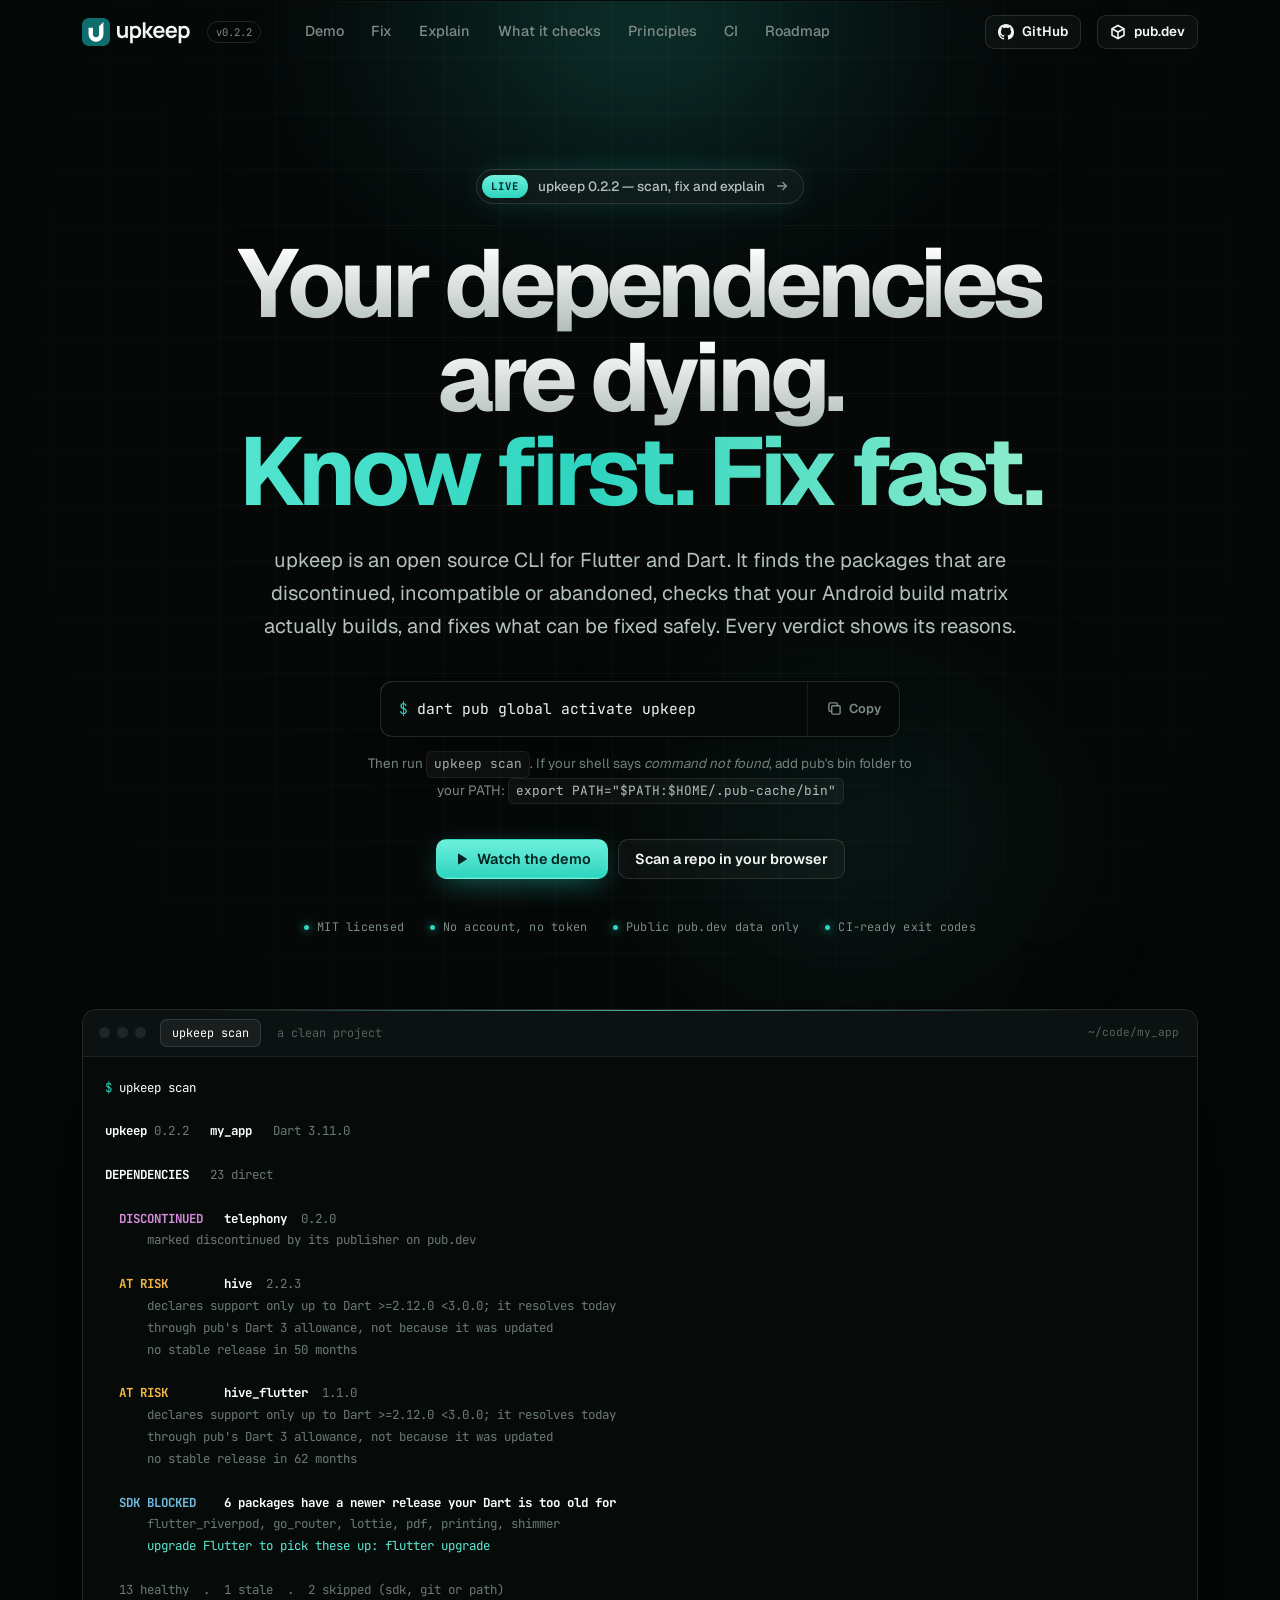
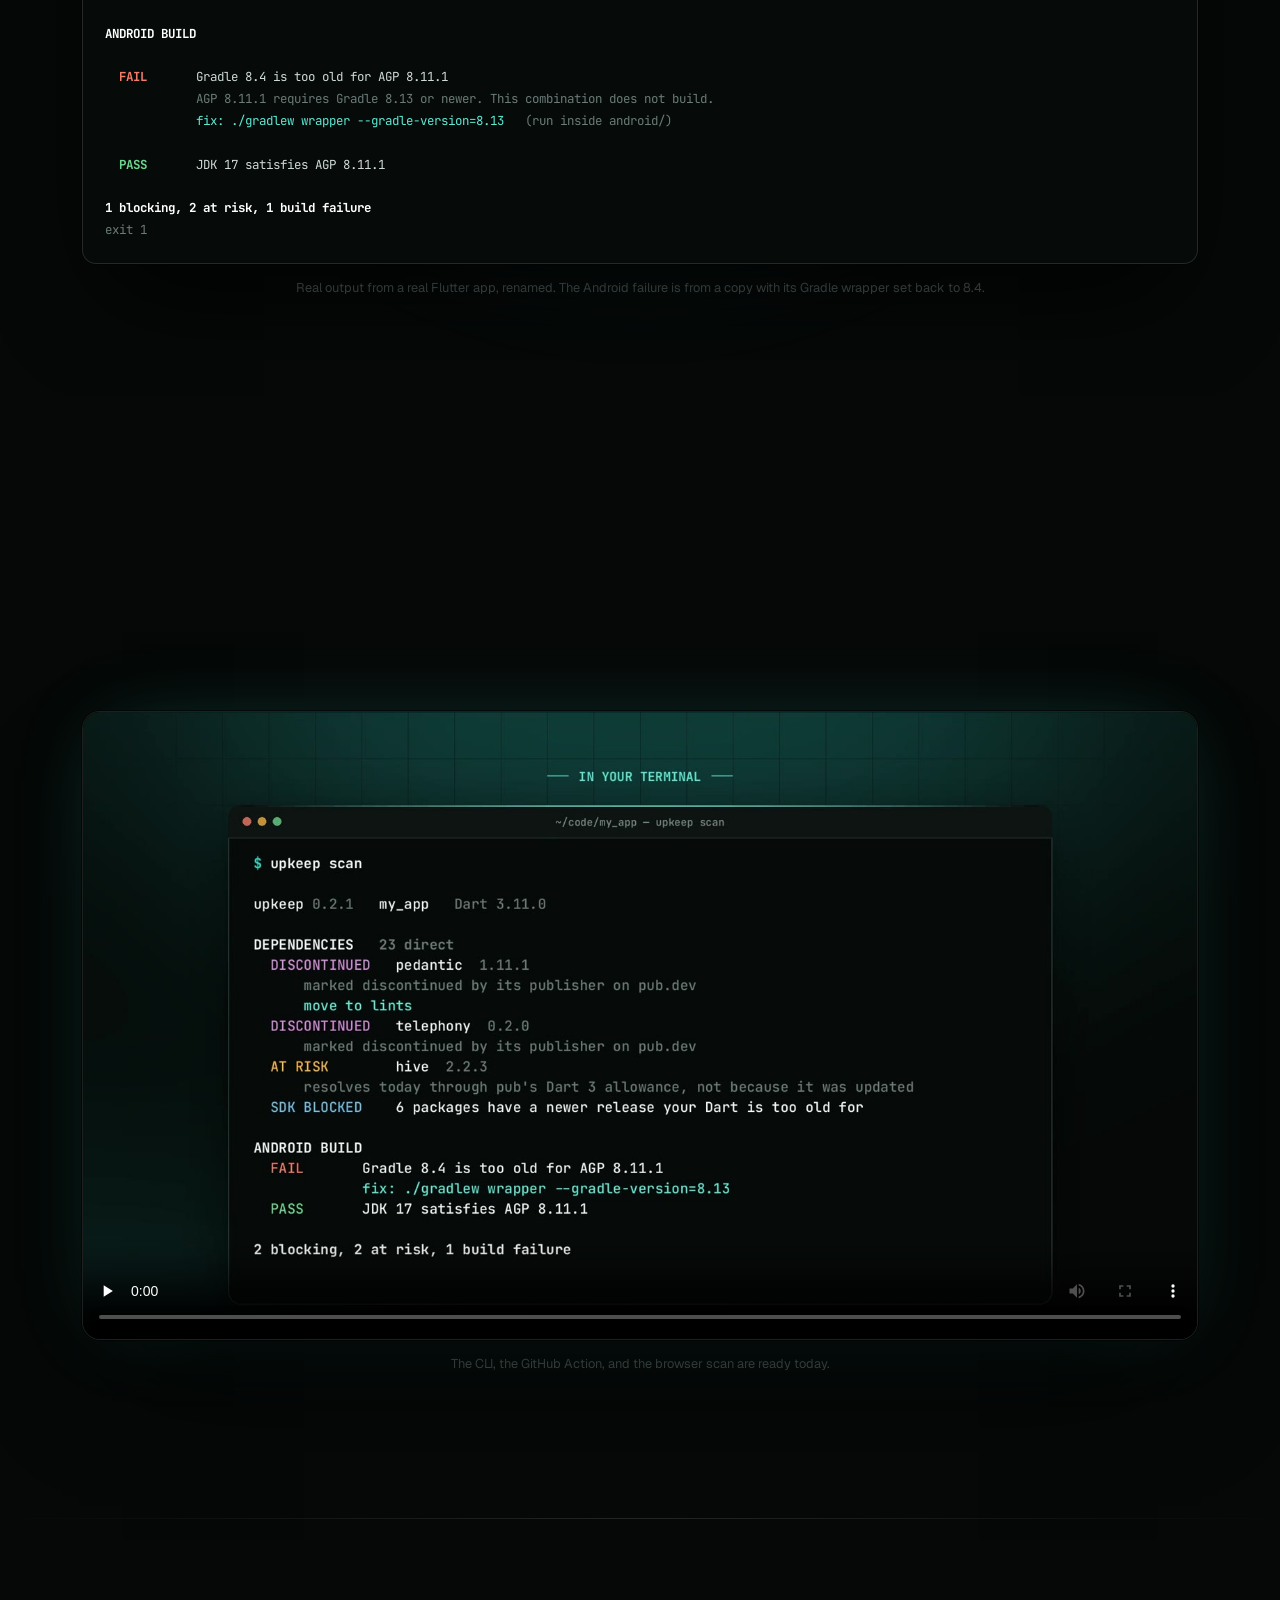
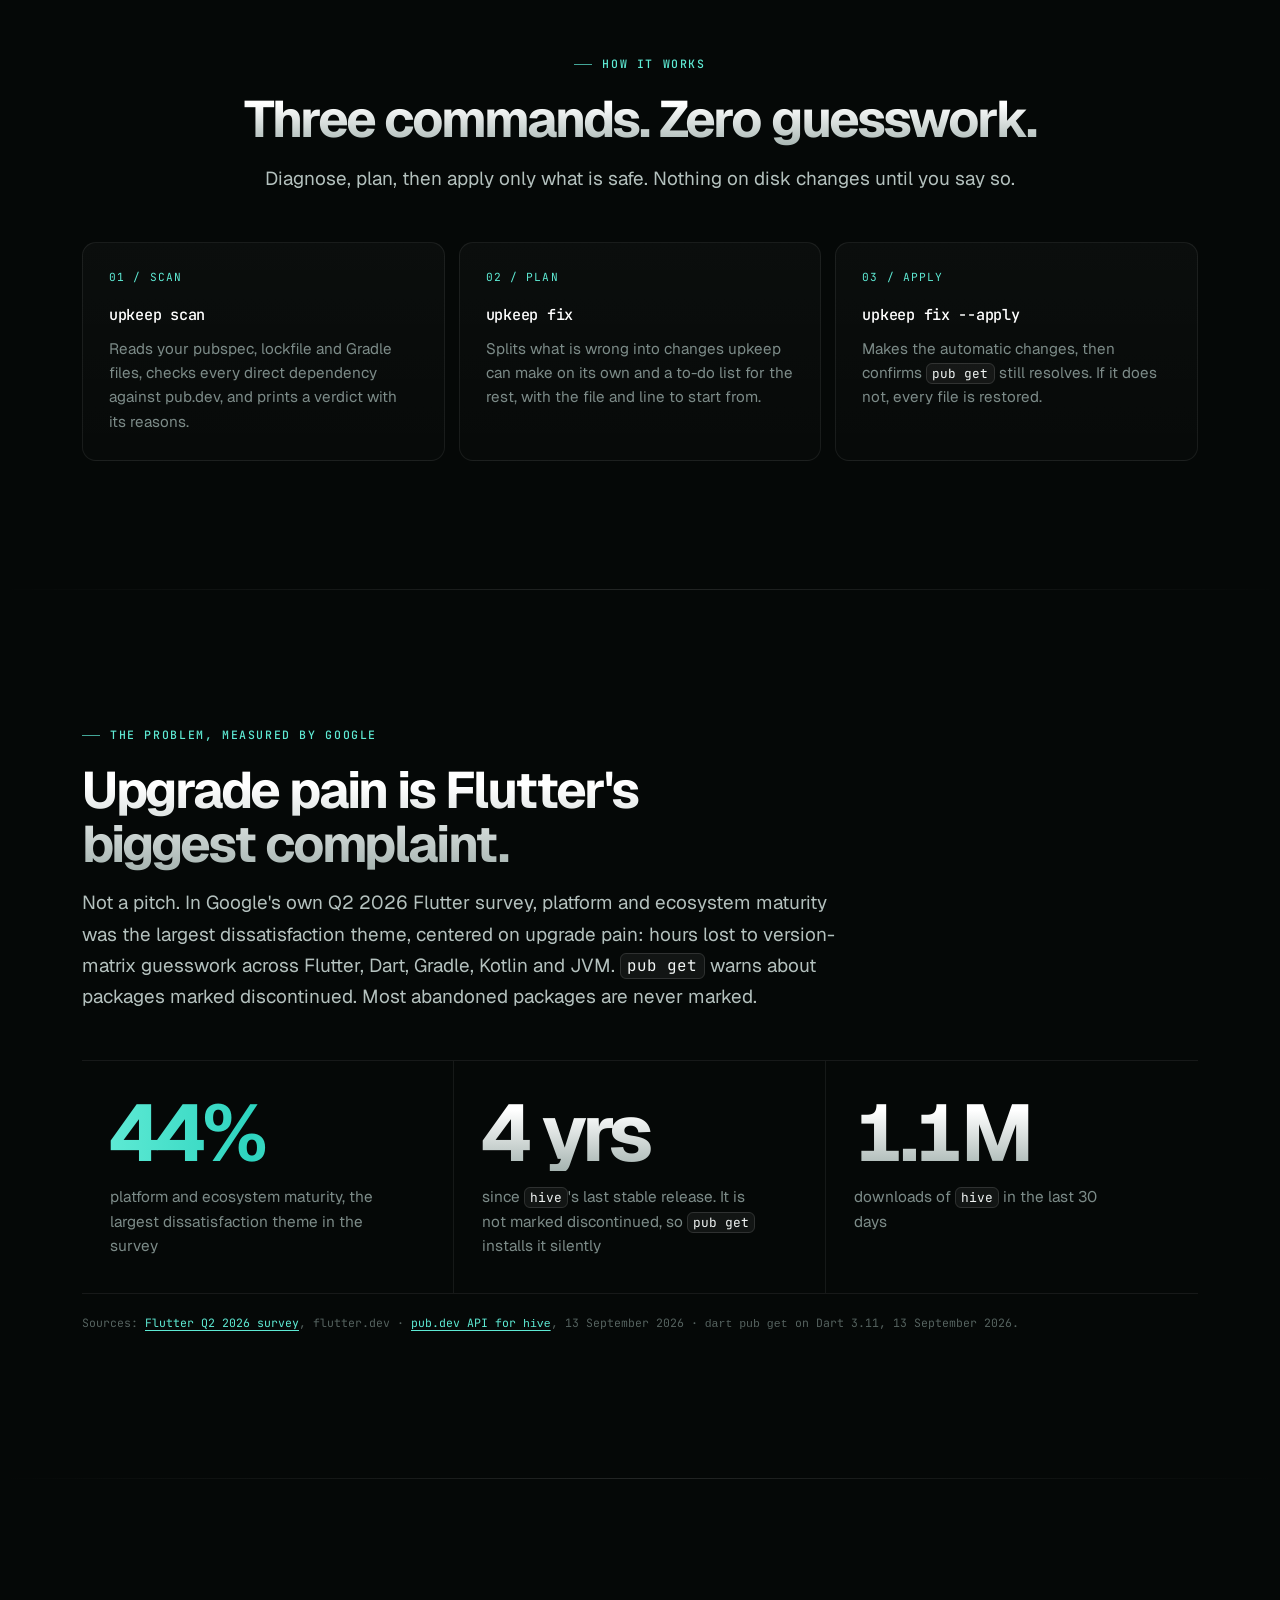
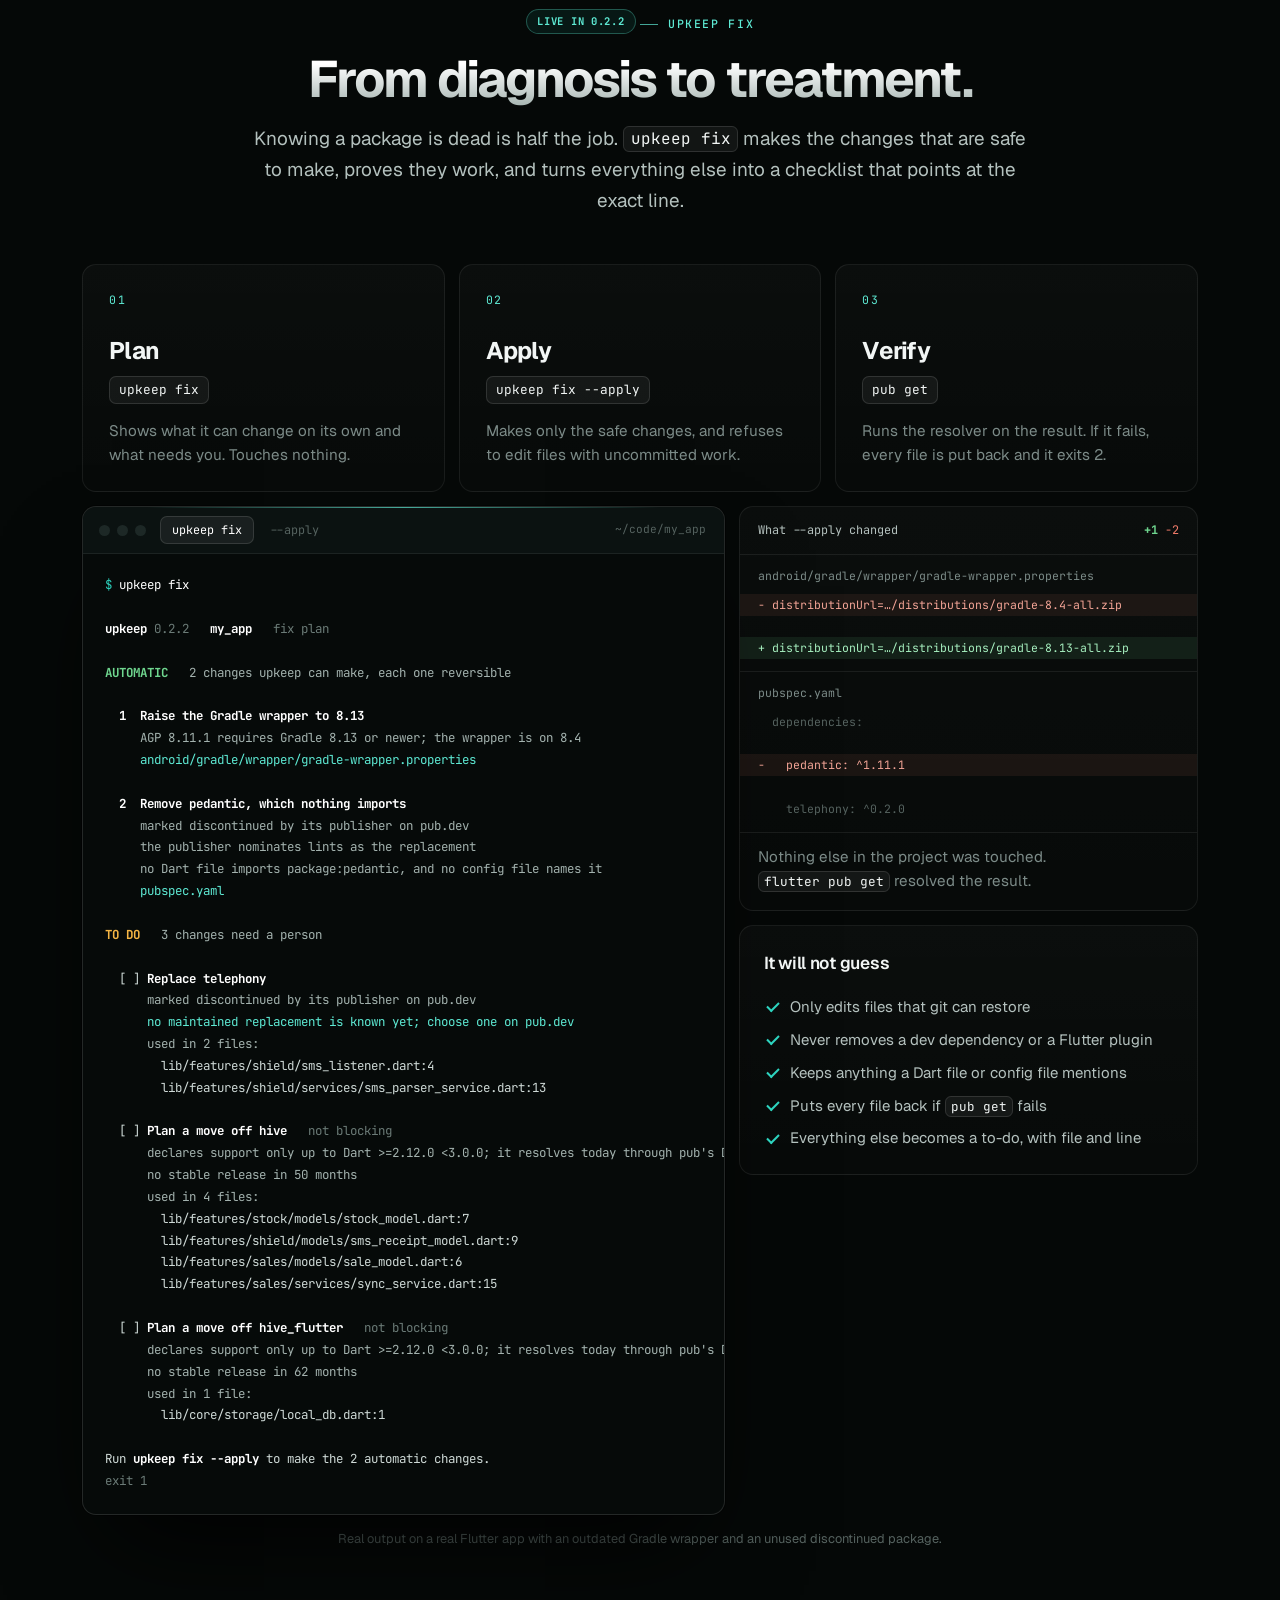
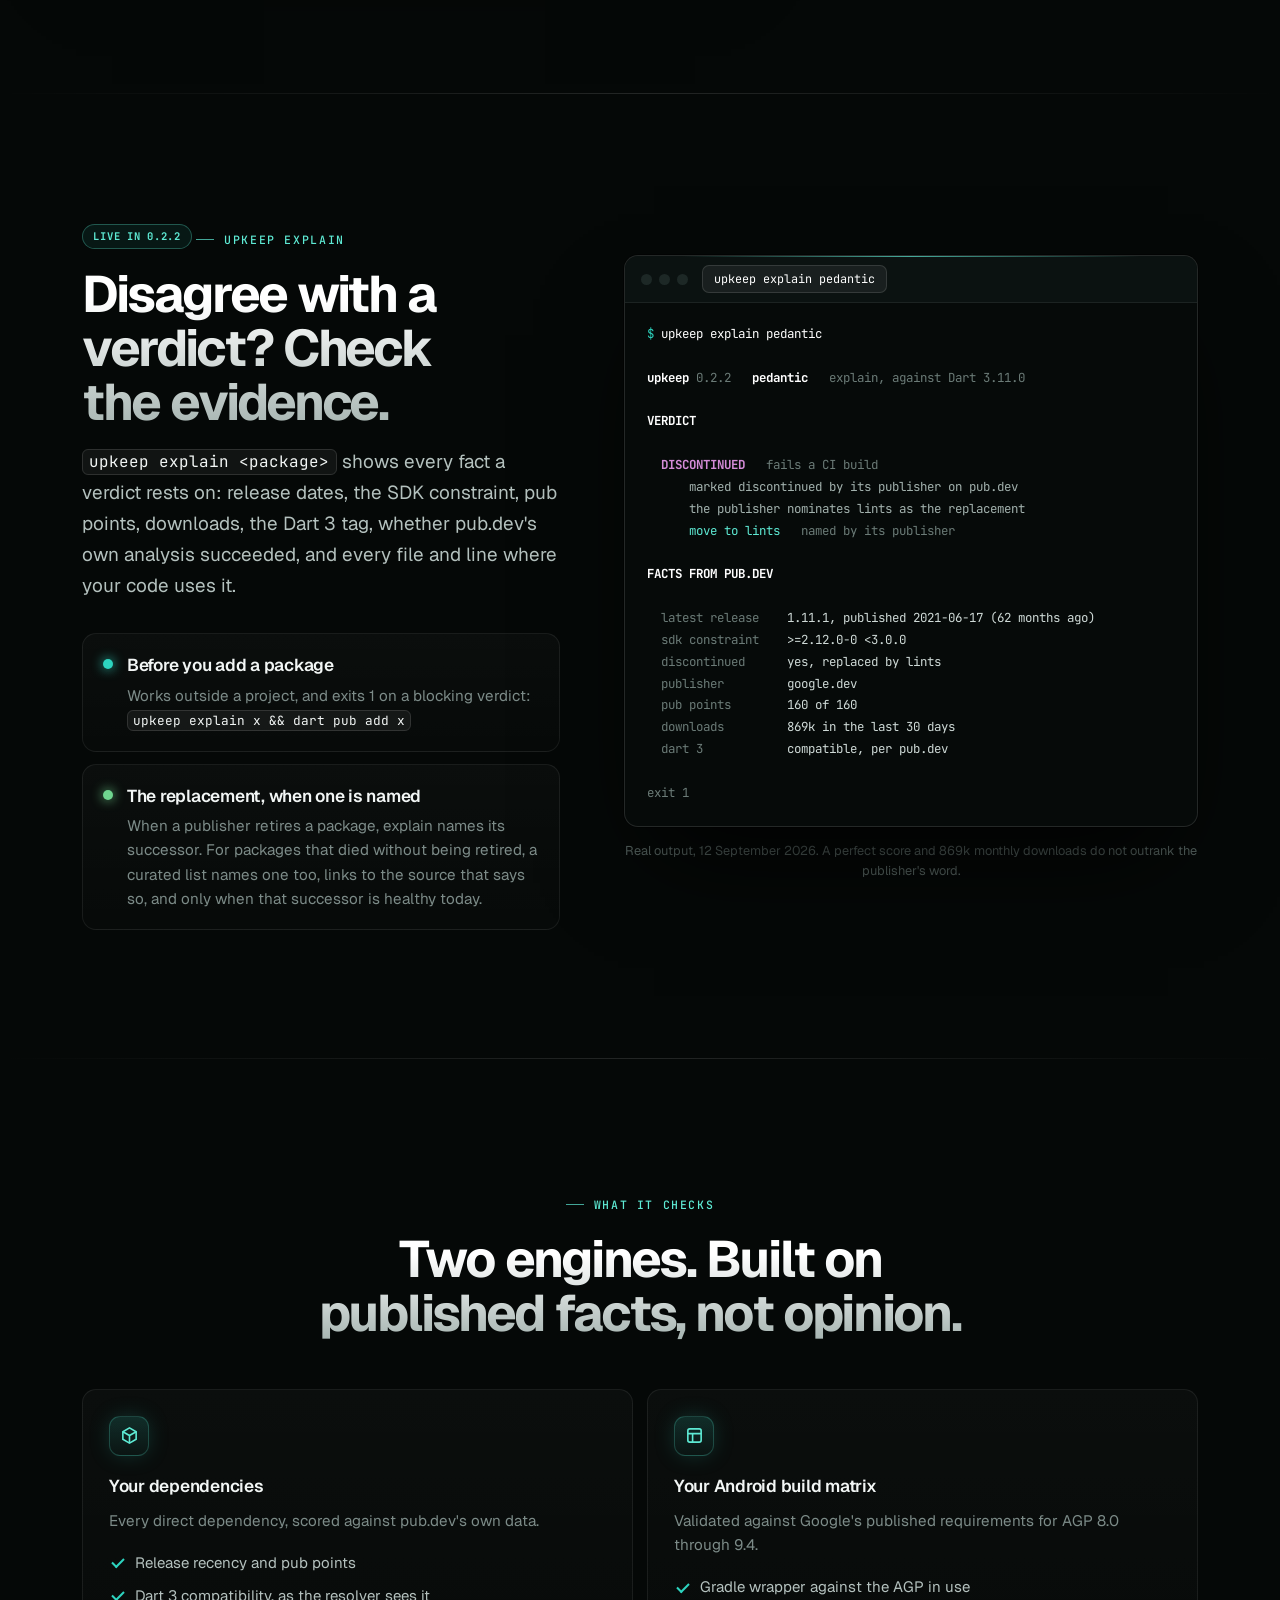
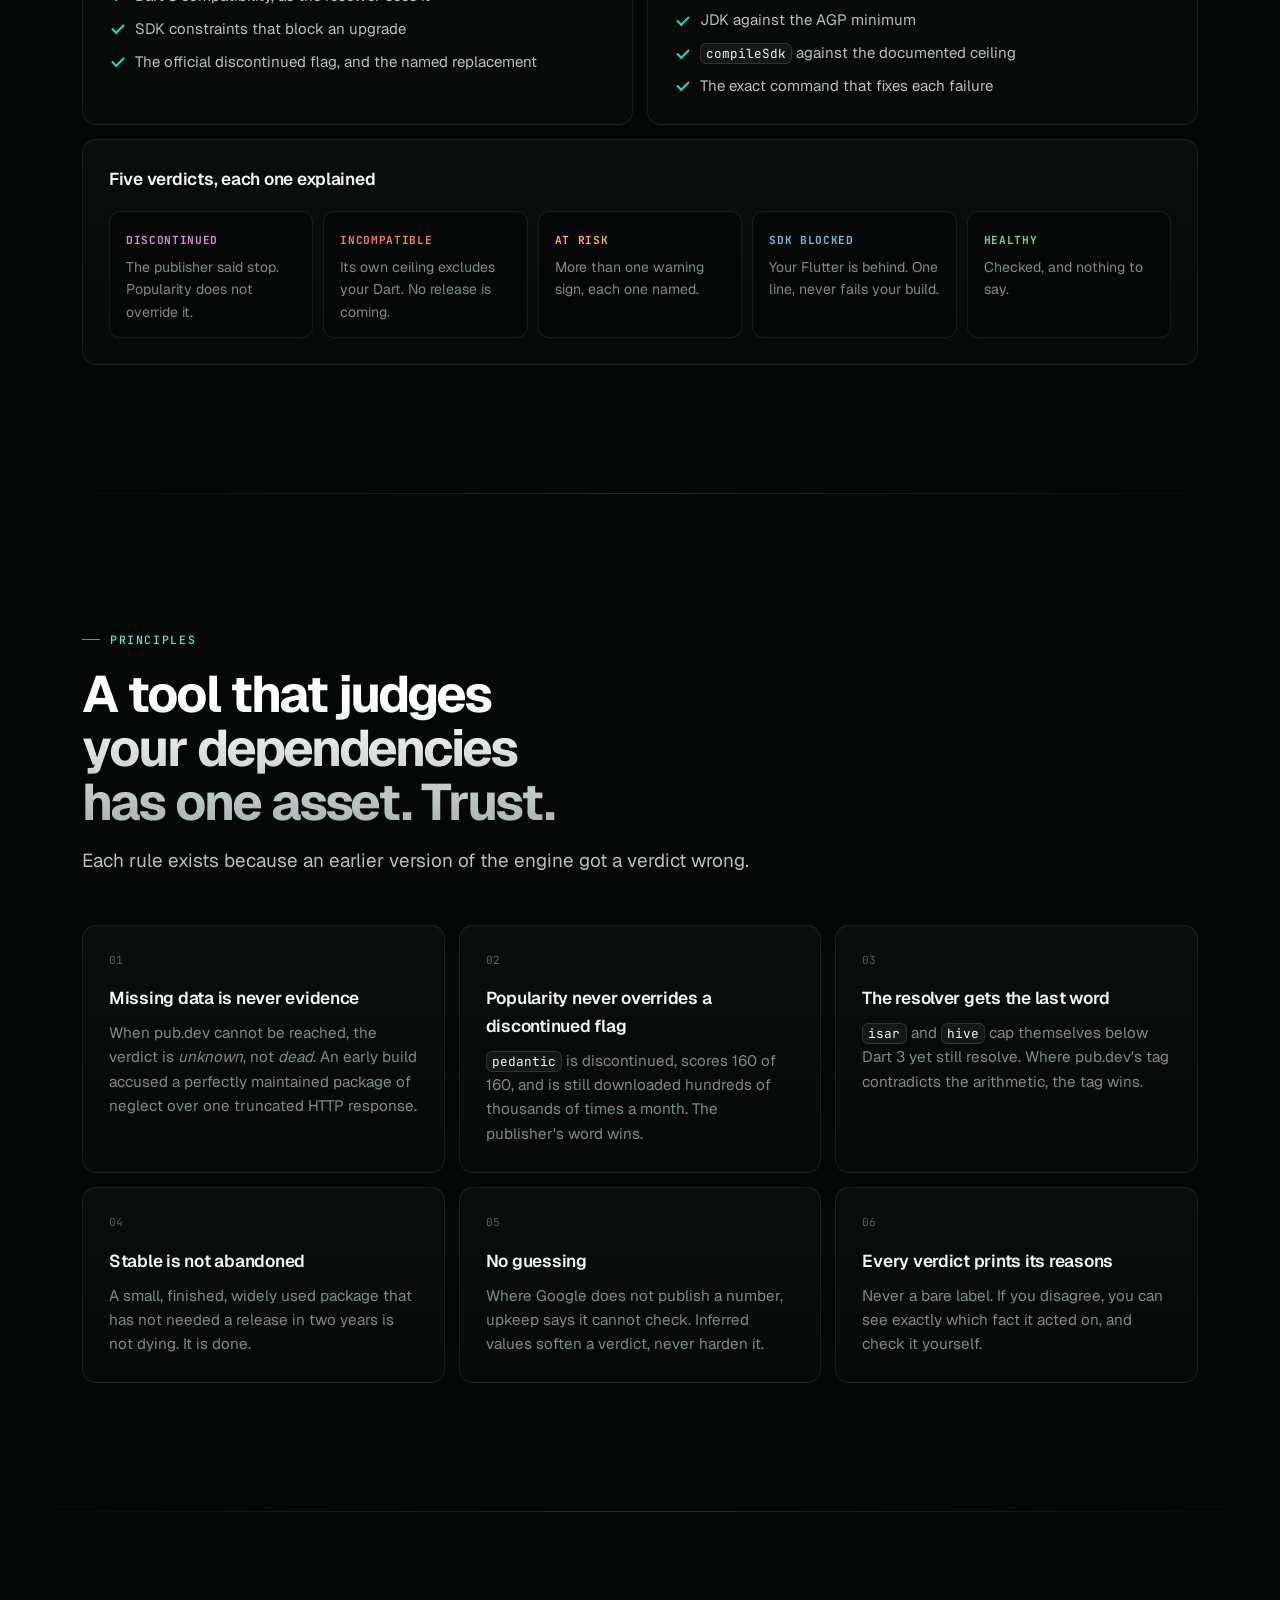
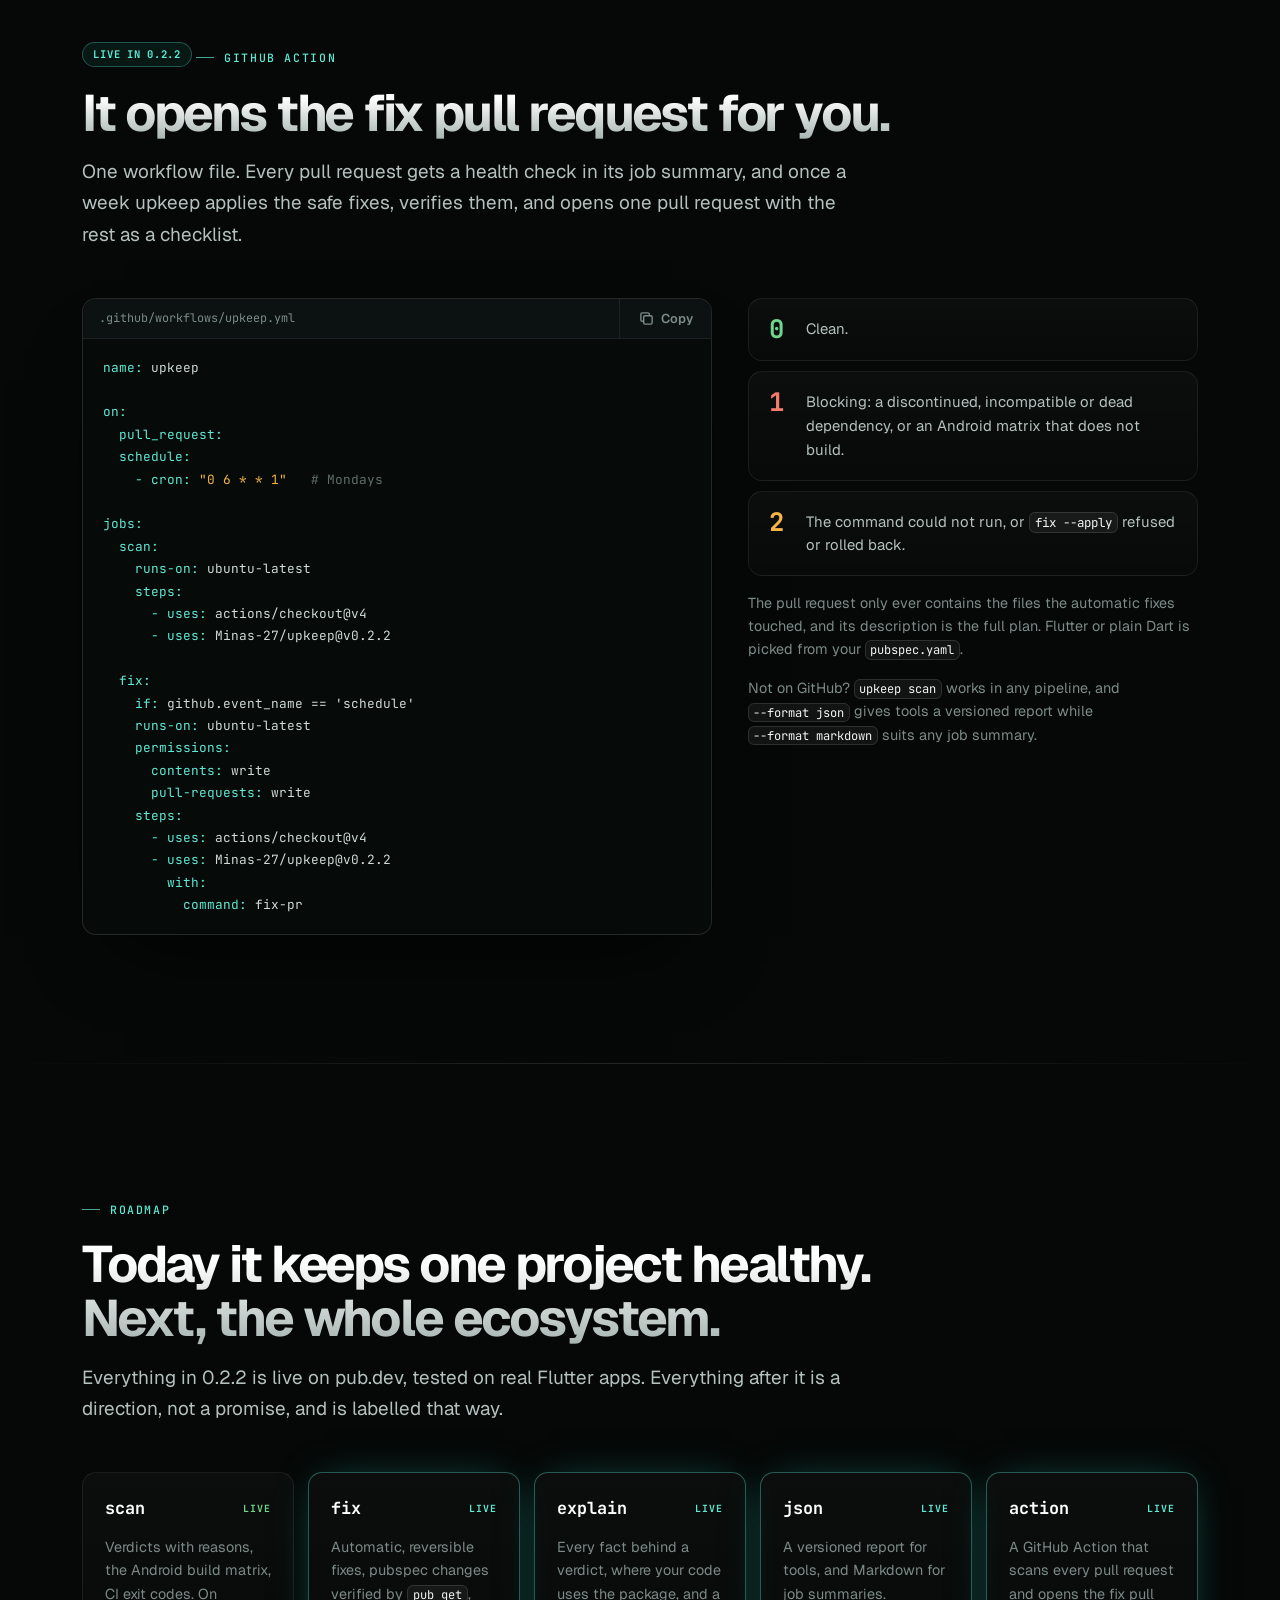
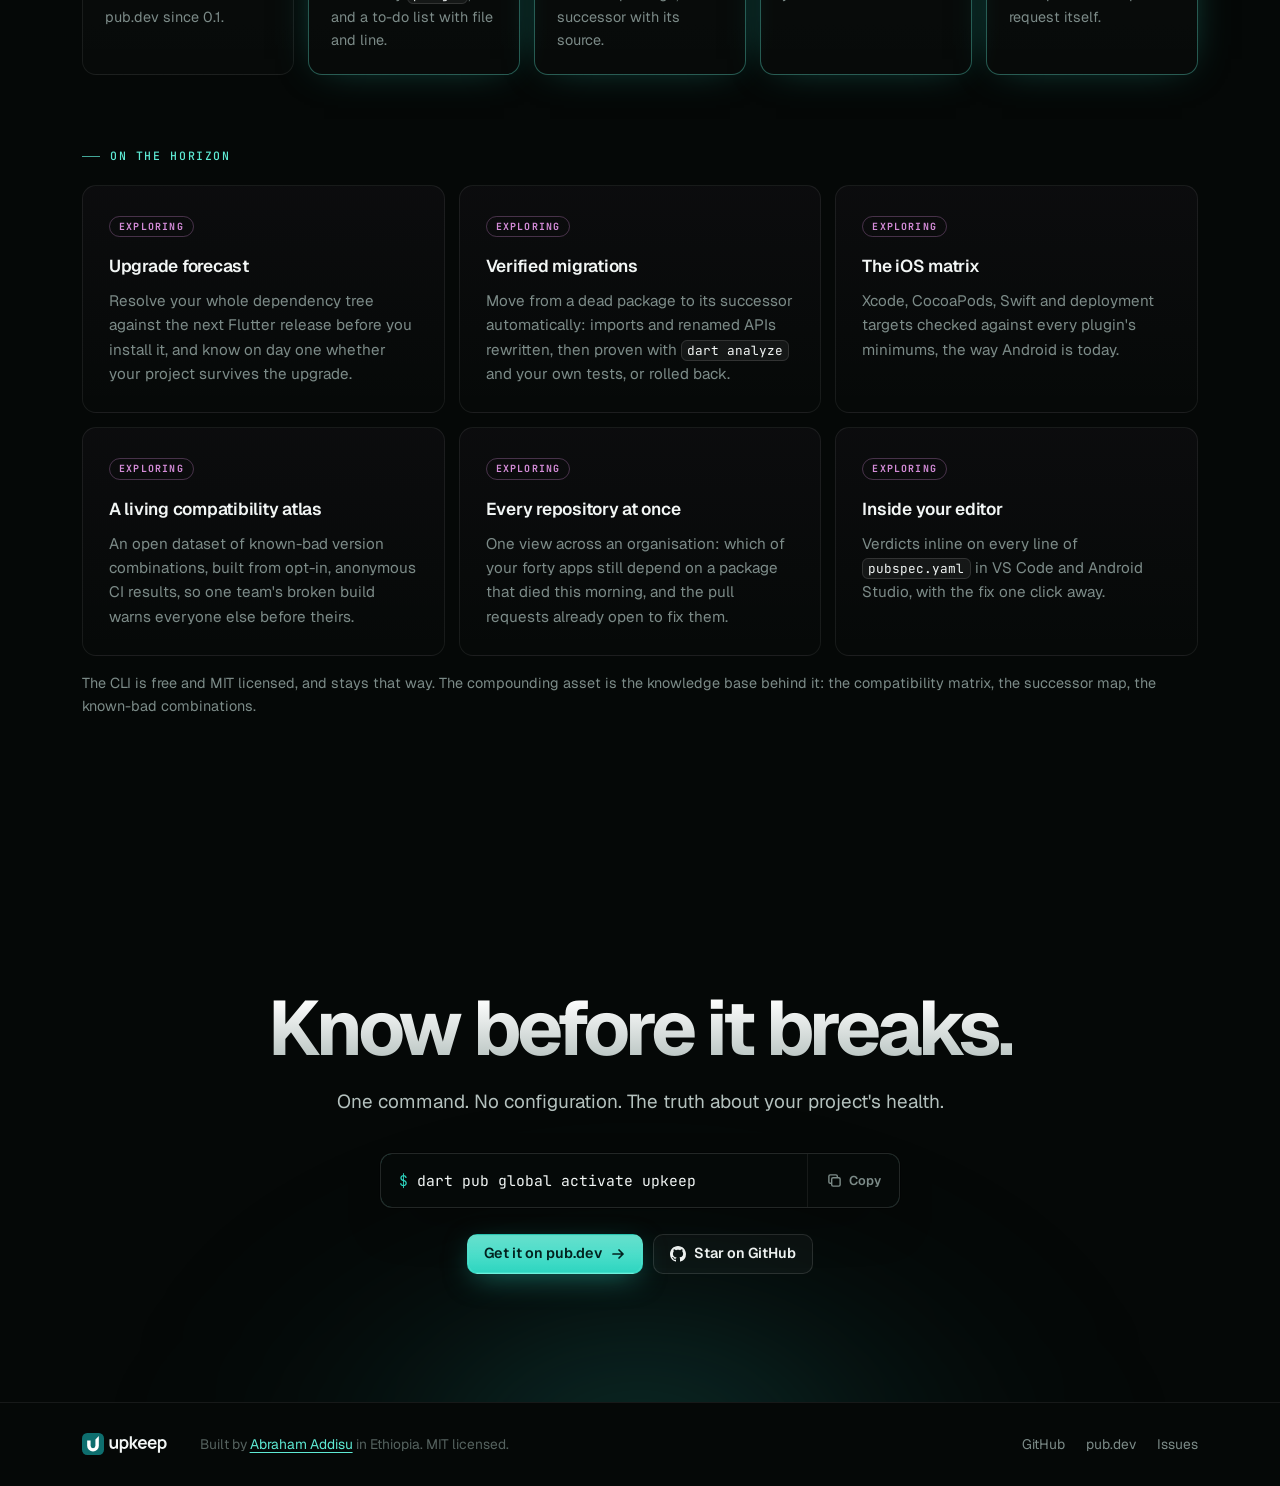
<file: site/index.html>
<!doctype html>
<html lang="en">
<meta charset="utf-8">
<meta name="viewport" content="width=device-width, initial-scale=1">
<title>upkeep — find the dependencies that are dying, then fix them</title>
<meta name="description" content="upkeep is an open source CLI that tells you which of your Flutter and Dart dependencies are dying, whether your Android build matrix actually builds, and then fixes what can be fixed safely.">
<meta property="og:title" content="upkeep">
<meta property="og:description" content="The truth about your Flutter project's health. Dying dependencies and broken Android build matrices, each with the exact fix.">
<meta property="og:image" content="https://upkeep.abroid.dev/brand/logo-1200x630.png">
<meta property="og:url" content="https://upkeep.abroid.dev/">
<meta name="twitter:card" content="summary_large_image">
<meta name="theme-color" content="#050807">
<meta name="color-scheme" content="dark">
<link rel="icon" type="image/svg+xml" href="data:image/svg+xml,%3Csvg xmlns='http://www.w3.org/2000/svg' viewBox='0 0 64 64'%3E%3Cpath fill='%230E6E6E' d='M15 0H49A15 15 0 0 1 64 15V49A15 15 0 0 1 49 64H15A15 15 0 0 1 0 49V15A15 15 0 0 1 15 0Z'/%3E%3Cpath fill='%23fff' d='M15 22H25V37A7 7 0 0 0 39 37V19L49 9V37A17 17 0 0 1 15 37Z'/%3E%3C/svg%3E">
<link rel="preconnect" href="https://fonts.googleapis.com">
<link rel="preconnect" href="https://fonts.gstatic.com" crossorigin>
<link rel="stylesheet" href="https://fonts.googleapis.com/css2?family=Geist:wght@400;500;600;700;800&family=JetBrains+Mono:wght@400;500;700&display=swap">
<script>document.documentElement.classList.add('js')</script>
<style>
  /* A deliberately single, dark look: this page is for people who live in terminals. */
  :root{
    color-scheme:dark;
    --bg:#050807; --bg-2:#080C0B; --panel:#0B1110; --panel-2:#0F1716;
    --line:rgba(255,255,255,.07); --line-2:rgba(255,255,255,.12);
    --ink:#F2F6F5; --ink-2:#B4C1BE; --ink-3:#7C8B88; --ink-4:#55625F;
    --teal:#2DD4BF; --teal-2:#5EEAD4; --teal-deep:#0E6E6E; --teal-glow:rgba(45,212,191,.16);
    --amber:#F5B544; --rose:#F37D6B; --violet:#D48CD8; --sky:#6FBCDE; --green:#6FD68F;
    --term-bg:#060A09; --term-bar:#0B1211;
    --sans:"Geist","Inter","Helvetica Neue",Arial,sans-serif;
    --mono:"JetBrains Mono",ui-monospace,SFMono-Regular,Menlo,Consolas,monospace;
    --maxw:1180px;
    --r:14px;
  }
  *{box-sizing:border-box}
  html{scroll-behavior:smooth; background:var(--bg)}
  @media (prefers-reduced-motion:reduce){html{scroll-behavior:auto}}
  body{
    margin:0; background:var(--bg); color:var(--ink);
    font-family:var(--sans); font-size:16px; line-height:1.6; font-weight:400;
    -webkit-font-smoothing:antialiased; -moz-osx-font-smoothing:grayscale;
    overflow-x:hidden;
  }
  code,pre,kbd{font-variant-ligatures:none; font-feature-settings:"liga" 0,"calt" 0}
  ::selection{background:rgba(45,212,191,.3); color:#fff}
  .wrap{max-width:var(--maxw); margin:0 auto; padding-inline:clamp(16px,4vw,32px); padding-block:0; position:relative}
  a{color:var(--teal-2); text-underline-offset:3px; text-decoration-thickness:1px}
  a:hover{color:#fff}
  :focus-visible{outline:2px solid var(--teal); outline-offset:3px; border-radius:6px}
  h1,h2,h3{margin:0; color:var(--ink); font-family:var(--sans)}
  p{margin:0 0 1rem}
  code.i{font-family:var(--mono); font-size:.84em; color:var(--ink); background:rgba(255,255,255,.05);
    border:1px solid var(--line-2); padding:.08em .4em; border-radius:6px; white-space:nowrap}
  .skip{position:absolute; left:-9999px; top:8px; background:var(--panel); padding:8px 12px; z-index:20; color:var(--ink)}
  .skip:focus{left:12px}
  .sr{position:absolute; width:1px; height:1px; overflow:hidden; clip:rect(0 0 0 0); white-space:nowrap}

  .grad{background:linear-gradient(180deg,#fff 20%,#9AAAA6 110%); -webkit-background-clip:text; background-clip:text; color:transparent}
  h1 .grad-teal{display:block}
  .grad-teal{background:linear-gradient(92deg,#5EEAD4 0%,#2DD4BF 45%,#A7F3D0 100%); -webkit-background-clip:text; background-clip:text; color:transparent}

  .eyebrow{display:inline-flex; align-items:center; gap:10px; font-family:var(--mono); font-size:.72rem; font-weight:500;
    letter-spacing:.14em; text-transform:uppercase; color:var(--teal-2); margin:0 0 1.2rem}
  .eyebrow::before{content:""; width:18px; height:1px; background:currentColor; opacity:.7}
  .h2{font-size:clamp(1.9rem,4.6vw,3.2rem); line-height:1.05; font-weight:700; letter-spacing:-.04em; text-wrap:balance; margin-bottom:1rem}
  .lede{font-size:clamp(1.02rem,1.9vw,1.18rem); color:var(--ink-2); max-width:60ch; text-wrap:pretty; line-height:1.65}
  .center{text-align:center; margin-inline:auto}
  .center .eyebrow{justify-content:center}
  .center .lede{margin-inline:auto}

  /* ---- nav ---- */
  header.nav{position:sticky; top:0; z-index:10; border-bottom:1px solid transparent;
    transition:background .25s ease,border-color .25s ease}
  header.nav.scrolled{background:rgba(5,8,7,.72); border-bottom-color:var(--line);
    -webkit-backdrop-filter:saturate(1.6) blur(14px); backdrop-filter:saturate(1.6) blur(14px)}
  .nav .wrap{display:flex; align-items:center; gap:1rem; height:64px}
  .brand{display:inline-flex; align-items:center; text-decoration:none; color:var(--ink)}
  .brand svg{height:28px; width:auto; display:block}
  .ver{font-family:var(--mono); font-size:.66rem; color:var(--ink-3); border:1px solid var(--line-2);
    padding:2px 8px; border-radius:999px; white-space:nowrap}
  nav.links{display:flex; gap:.2rem; margin-left:1rem}
  nav.links a{color:var(--ink-3); text-decoration:none; font-size:.9rem; font-weight:500; padding:6px 12px; border-radius:8px}
  nav.links a:hover{color:var(--ink); background:rgba(255,255,255,.04)}
  .spacer{flex:1 1 auto}
  .btn{display:inline-flex; align-items:center; justify-content:center; gap:8px; font-family:var(--sans); font-weight:600;
    font-size:.9rem; line-height:1; text-decoration:none; cursor:pointer; white-space:nowrap;
    border-radius:10px; padding:11px 16px; border:1px solid var(--line-2); color:var(--ink);
    background:rgba(255,255,255,.03)}
  .btn:hover{border-color:rgba(255,255,255,.24); background:rgba(255,255,255,.06); color:#fff}
  .btn svg{width:16px; height:16px; flex:none}
  .btn.sm{padding:8px 12px; font-size:.84rem; border-radius:9px}
  .btn.primary{color:#032320; border-color:transparent;
    background:linear-gradient(180deg,#6EF0DC,#2DD4BF); box-shadow:0 0 0 1px rgba(94,234,212,.4) inset,0 8px 30px -8px rgba(45,212,191,.55)}
  .btn.primary:hover{color:#021714; background:linear-gradient(180deg,#8AF5E4,#3FE0CB)}
  .btn .arrow{transition:transform .2s ease}
  .btn:hover .arrow{transform:translateX(3px)}
  @media (max-width:880px){ nav.links{display:none} }
  @media (max-width:480px){ .nav .label,.nav .ver{display:none} }

  section{position:relative}
  .sec{padding-block:clamp(4.5rem,11vw,8rem)}
  .divider{height:1px; background:linear-gradient(90deg,transparent,var(--line-2),transparent); border:0; margin:0}

  /* ---- hero ---- */
  .hero{overflow:hidden; padding-block:clamp(3.5rem,9vw,6.5rem) clamp(3rem,7vw,5rem); margin-top:-64px; padding-top:calc(64px + clamp(3.5rem,9vw,6.5rem))}
  .hero::before{content:""; position:absolute; inset:0; pointer-events:none;
    background-image:linear-gradient(rgba(255,255,255,.035) 1px,transparent 1px),linear-gradient(90deg,rgba(255,255,255,.035) 1px,transparent 1px);
    background-size:56px 56px; background-position:center top;
    -webkit-mask-image:radial-gradient(ellipse 70% 60% at 50% 20%,#000 30%,transparent 75%);
    mask-image:radial-gradient(ellipse 70% 60% at 50% 20%,#000 30%,transparent 75%)}
  .glow{position:absolute; pointer-events:none; border-radius:50%; filter:blur(80px)}
  .glow.a{width:780px; height:520px; left:50%; top:-240px; transform:translateX(-50%);
    background:radial-gradient(closest-side,rgba(45,212,191,.28),rgba(14,110,110,.12) 60%,transparent)}
  .glow.b{width:520px; height:420px; left:50%; top:620px; transform:translateX(-10%);
    background:radial-gradient(closest-side,rgba(45,212,191,.10),transparent)}
  .hero .inner{position:relative; text-align:center}
  .pill{display:inline-flex; align-items:center; gap:10px; max-width:100%; font-size:.84rem; font-weight:500;
    color:var(--ink-2); text-decoration:none; padding:5px 14px 5px 5px; border-radius:999px;
    background:rgba(255,255,255,.035); border:1px solid var(--line-2); margin-bottom:2rem;
    box-shadow:0 0 30px -10px rgba(45,212,191,.4)}
  .pill b{font-family:var(--mono); font-size:.66rem; font-weight:700; letter-spacing:.08em; color:#032320;
    background:linear-gradient(180deg,#6EF0DC,#2DD4BF); border-radius:999px; padding:3px 9px}
  .pill:hover{color:#fff; border-color:rgba(94,234,212,.4)}
  .pill svg{width:14px; height:14px; opacity:.7}
  @media (max-width:520px){ .pill .tail{display:none} }
  .hero h1{font-size:clamp(2.6rem,8.4vw,6rem); line-height:.98; font-weight:700; letter-spacing:-.055em;
    text-wrap:balance; margin:0 auto 1.6rem; max-width:15ch}
  .hero .lede{margin:0 auto 2.4rem; font-size:clamp(1.05rem,2vw,1.25rem); max-width:58ch}

  .install{display:flex; align-items:stretch; max-width:520px; margin:0 auto; position:relative;
    background:rgba(6,10,9,.9); border:1px solid var(--line-2); border-radius:12px; overflow:hidden;
    box-shadow:0 0 0 1px rgba(0,0,0,.4),0 20px 50px -20px rgba(0,0,0,.8)}
  .install::after{content:""; position:absolute; inset:-1px; border-radius:12px; padding:1px; pointer-events:none;
    background:linear-gradient(120deg,rgba(94,234,212,.55),transparent 35%,transparent 65%,rgba(94,234,212,.3));
    -webkit-mask:linear-gradient(#000 0 0) content-box,linear-gradient(#000 0 0); -webkit-mask-composite:xor; mask-composite:exclude}
  .install code{flex:1 1 auto; min-width:0; font-family:var(--mono); font-size:.92rem; color:var(--ink);
    padding:15px 18px; white-space:nowrap; overflow-x:auto; text-align:left}
  .install code::before{content:"$ "; color:var(--teal)}
  .copy{flex:none; font-family:var(--sans); font-weight:600; font-size:.8rem; cursor:pointer;
    background:transparent; color:var(--ink-3); border:0; border-left:1px solid var(--line);
    padding:0 16px; display:inline-flex; align-items:center; gap:7px; min-width:92px; justify-content:center}
  .copy:hover{color:#fff; background:rgba(255,255,255,.04)}
  .copy svg{width:15px; height:15px}
  .copy[data-state="done"]{color:var(--green)}
  @media (max-width:460px){ .install code{font-size:.8rem; padding:14px 12px} .copy{min-width:0; padding:0 12px} .copy span{display:none} }
  .pathnote{font-size:.84rem; color:var(--ink-3); margin:.9rem auto 2.2rem; max-width:560px}
  .pathnote code{font-family:var(--mono); font-size:.8rem; color:var(--ink-2); background:rgba(255,255,255,.04);
    border:1px solid var(--line); padding:2px 7px; border-radius:6px; white-space:nowrap; display:inline-block; max-width:100%; overflow-x:auto; vertical-align:middle}
  .cta{display:flex; flex-wrap:wrap; gap:10px; justify-content:center}

  .facts{display:flex; flex-wrap:wrap; justify-content:center; gap:.5rem 1.6rem; margin-top:2.4rem;
    font-family:var(--mono); font-size:.74rem; color:var(--ink-3); letter-spacing:.02em}
  .facts span{display:inline-flex; align-items:center; gap:8px}
  .facts span::before{content:""; width:5px; height:5px; border-radius:50%; background:var(--teal); box-shadow:0 0 10px var(--teal)}

  /* ---- terminal ---- */
  .stage{position:relative; margin-top:clamp(3rem,7vw,4.5rem)}
  .stage::before{content:""; position:absolute; inset:8% 6% -4%; border-radius:40px; pointer-events:none;
    background:radial-gradient(closest-side,rgba(45,212,191,.2),transparent); filter:blur(40px)}
  .term{position:relative; background:var(--term-bg); border:1px solid var(--line-2); border-radius:var(--r); overflow:hidden; text-align:left;
    box-shadow:0 0 0 1px rgba(0,0,0,.5),0 50px 100px -30px rgba(0,0,0,.9),0 1px 0 rgba(255,255,255,.06) inset}
  .term::before{content:""; position:absolute; left:10%; right:10%; top:0; height:1px; pointer-events:none;
    background:linear-gradient(90deg,transparent,rgba(94,234,212,.7),transparent)}
  .term-bar{display:flex; align-items:center; gap:14px; background:var(--term-bar);
    border-bottom:1px solid var(--line); padding:9px 12px; overflow-x:auto}
  .dots{display:flex; gap:7px; padding-left:4px; flex:none}
  .dots i{width:11px; height:11px; border-radius:50%; background:#1D2826; display:block}
  .tabs{display:flex; gap:4px; flex:none}
  .tab{font-family:var(--mono); font-size:.74rem; cursor:pointer; white-space:nowrap;
    background:transparent; color:var(--ink-4); border:1px solid transparent; border-radius:7px; padding:5px 11px}
  .tab:hover{color:var(--ink-2)}
  .tab[aria-selected="true"]{background:rgba(255,255,255,.06); color:#fff; border-color:var(--line-2)}
  .term-title{margin-left:auto; font-family:var(--mono); font-size:.7rem; color:var(--ink-4); white-space:nowrap; padding-right:6px}
  @media (max-width:640px){ .term-title{display:none} }
  .term-body{overflow-x:auto; padding:20px 22px 22px}
  .term pre{margin:0; font-family:var(--mono); font-size:.78rem; line-height:1.75; white-space:pre; color:#CFDAD7}
  .term .b{color:#fff; font-weight:700}
  .term .s{color:#A3B2AE}
  .term .d{color:#6B7B77}
  .term .vD{color:var(--violet); font-weight:700}
  .term .vI{color:var(--rose); font-weight:700}
  .term .vA{color:var(--amber); font-weight:700}
  .term .vB{color:var(--sky); font-weight:700}
  .term .vH{color:var(--green); font-weight:700}
  .term .fix{color:var(--teal-2)}
  .term .cmd{color:#fff}
  .term .pr{color:var(--teal)}
  .caption{font-size:.8rem; color:var(--ink-4); margin-top:14px; text-align:center}
  .player{position:relative; margin-top:2.6rem; border-radius:18px; overflow:hidden; border:1px solid var(--line-2); background:#000;
    box-shadow:0 0 0 1px rgba(0,0,0,.6),0 60px 120px -40px rgba(0,0,0,.9),0 0 80px -30px rgba(45,212,191,.35)}
  .player video{display:block; width:100%; height:auto; aspect-ratio:16/9; background:#000}
  .btn.soon{cursor:default; color:var(--ink-3); border-style:dashed}
  .btn.soon:hover{background:rgba(255,255,255,.03); border-color:var(--line-2); color:var(--ink-3)}
  .btn.soon em{font-style:normal; font-family:var(--mono); font-size:.66rem; letter-spacing:.06em; text-transform:uppercase;
    color:var(--teal-2); border:1px solid rgba(94,234,212,.3); border-radius:999px; padding:2px 7px}
  /* line-by-line playback, added by script only when motion is welcome */
  .ln{display:inline}
  .armed .ln{opacity:0}
  .armed.playing .ln{animation:lineIn .35s cubic-bezier(.2,.7,.2,1) both; animation-delay:calc(var(--i) * 45ms)}
  @keyframes lineIn{from{opacity:0; filter:blur(3px)} to{opacity:1; filter:none}}
  .caret{display:inline-block; width:.55em; height:1.05em; vertical-align:-.18em; background:var(--teal); margin-left:2px; animation:blink 1.1s steps(1) infinite}
  @keyframes blink{50%{opacity:0}}

  /* ---- cards with a cursor spotlight ---- */
  .card{position:relative; background:linear-gradient(180deg,rgba(255,255,255,.028),rgba(255,255,255,.01));
    border:1px solid var(--line); border-radius:var(--r); padding:26px; overflow:hidden; isolation:isolate}
  .card::before{content:""; position:absolute; inset:0; z-index:-1; opacity:0; transition:opacity .3s ease;
    background:radial-gradient(420px circle at var(--mx,50%) var(--my,0%),rgba(45,212,191,.10),transparent 60%)}
  .card::after{content:""; position:absolute; inset:0; border-radius:inherit; padding:1px; pointer-events:none; opacity:0; transition:opacity .3s ease;
    background:radial-gradient(300px circle at var(--mx,50%) var(--my,0%),rgba(94,234,212,.5),transparent 60%);
    -webkit-mask:linear-gradient(#000 0 0) content-box,linear-gradient(#000 0 0); -webkit-mask-composite:xor; mask-composite:exclude}
  .card:hover::before,.card:hover::after{opacity:1}
  .card h3{font-size:1.08rem; font-weight:600; letter-spacing:-.015em; margin-bottom:.5rem}
  .card p{color:var(--ink-3); font-size:.95rem; margin:0}
  .icon{width:40px; height:40px; border-radius:11px; display:grid; place-items:center; margin-bottom:1.1rem;
    color:var(--teal-2); background:linear-gradient(180deg,rgba(45,212,191,.16),rgba(45,212,191,.04));
    border:1px solid rgba(94,234,212,.22); box-shadow:0 0 24px -6px rgba(45,212,191,.35)}
  .icon svg{width:19px; height:19px}

  /* ---- flow ---- */
  .flow{display:grid; grid-template-columns:repeat(3,minmax(0,1fr)); gap:14px; margin-top:3rem}
  @media (max-width:860px){ .flow{grid-template-columns:minmax(0,1fr)} }
  .flow .n{font-family:var(--mono); font-size:.7rem; color:var(--teal-2); letter-spacing:.1em; display:block; margin-bottom:.9rem}
  .flow h3 code{font-family:var(--mono); font-size:.95rem; font-weight:500; color:#fff}

  /* ---- numbers ---- */
  .numbers{display:grid; grid-template-columns:repeat(3,minmax(0,1fr)); gap:0; margin-top:3rem;
    border-top:1px solid var(--line); border-bottom:1px solid var(--line)}
  @media (max-width:760px){ .numbers{grid-template-columns:minmax(0,1fr)} }
  .num{padding:34px 28px; border-right:1px solid var(--line)}
  .num:last-child{border-right:0}
  @media (max-width:760px){ .num{border-right:0; border-bottom:1px solid var(--line)} .num:last-child{border-bottom:0} }
  .num b{display:block; font-size:clamp(3.2rem,8vw,5rem); line-height:.95; font-weight:700; letter-spacing:-.06em;
    font-variant-numeric:tabular-nums; margin-bottom:.9rem}
  .num span{color:var(--ink-3); font-size:.96rem; display:block; max-width:28ch}
  .source{font-family:var(--mono); font-size:.72rem; color:var(--ink-4); margin-top:1.2rem; line-height:1.7}

  /* ---- fix ---- */
  .split{display:grid; grid-template-columns:minmax(0,5fr) minmax(0,6fr); gap:clamp(2rem,5vw,4.5rem); align-items:center}
  @media (max-width:960px){ .split{grid-template-columns:minmax(0,1fr)} }
  .lanes{display:grid; gap:12px; margin-top:2rem}
  .lane{display:grid; grid-template-columns:auto 1fr; gap:14px; align-items:start; padding:18px 20px}
  .lane .dot{width:10px; height:10px; border-radius:50%; margin-top:.45rem; background:var(--green); box-shadow:0 0 12px var(--green)}
  .lane.todo .dot{background:var(--amber); box-shadow:0 0 12px var(--amber)}
  .lane.safe .dot{background:var(--teal); box-shadow:0 0 12px var(--teal)}
  .lane h3{margin-bottom:.25rem}
  .badge{display:inline-flex; align-items:center; gap:6px; font-family:var(--mono); font-size:.66rem; font-weight:700; letter-spacing:.08em;
    color:var(--teal-2); border:1px solid rgba(94,234,212,.3); background:rgba(45,212,191,.08); border-radius:999px; padding:3px 10px; margin-bottom:1.2rem}


  /* ---- fix section ---- */
  .steps{list-style:none; margin:3rem 0 0; padding:0; display:grid; grid-template-columns:repeat(3,minmax(0,1fr)); gap:14px}
  @media (max-width:860px){ .steps{grid-template-columns:minmax(0,1fr)} }
  .steps li{padding:26px 26px 24px}
  .step-n{display:block; font-family:var(--mono); font-size:.72rem; color:var(--teal-2); letter-spacing:.14em; margin-bottom:1.4rem}
  .steps h3{font-size:1.5rem; font-weight:700; letter-spacing:-.03em; margin-bottom:.35rem}
  .steps code{display:inline-block; font-family:var(--mono); font-size:.8rem; color:var(--ink); background:rgba(255,255,255,.05);
    border:1px solid var(--line-2); border-radius:7px; padding:3px 9px; margin-bottom:.9rem}
  .steps p{color:var(--ink-3); font-size:.95rem; margin:0}
  .fix-grid{display:grid; grid-template-columns:minmax(0,7fr) minmax(0,5fr); gap:14px; margin-top:14px; align-items:start}
  @media (max-width:1000px){ .fix-grid{grid-template-columns:minmax(0,1fr)} }
  .fix-side{display:grid; gap:14px}
  .diff{padding:0; overflow:hidden}
  .diff-head{display:flex; justify-content:space-between; align-items:center; padding:14px 18px; border-bottom:1px solid var(--line);
    font-family:var(--mono); font-size:.74rem; color:var(--ink-2)}
  .diff-stat b{color:var(--green); font-weight:700} .diff-stat i{font-style:normal; color:var(--rose)}
  .diff-file{font-family:var(--mono); font-size:.72rem; color:var(--ink-3); padding:12px 18px 6px; border-top:1px solid var(--line)}
  .diff-head + .diff-file{border-top:0}
  .diff pre{margin:0; padding:2px 0 12px; font-family:var(--mono); font-size:.72rem; line-height:1.9; overflow-x:auto; white-space:pre}
  .diff pre span{display:block; padding:0 18px}
  .diff .dl{color:#F4A597; background:rgba(243,125,107,.08)}
  .diff .da{color:#A7F0C0; background:rgba(111,214,143,.09)}
  .diff .dc{color:var(--ink-4)}
  .diff-note{margin:0; padding:12px 18px 16px; border-top:1px solid var(--line); color:var(--ink-3); font-size:.84rem}
  .rails{padding:24px}
  .rails h3{margin-bottom:.2rem}

  /* ---- checks ---- */
  .bento{display:grid; grid-template-columns:repeat(6,minmax(0,1fr)); gap:14px; margin-top:3rem}
  .bento .c3{grid-column:span 3} .bento .c2{grid-column:span 2} .bento .c6{grid-column:span 6}
  @media (max-width:900px){ .bento .c3,.bento .c2{grid-column:span 6} }
  .ticks{list-style:none; padding:0; margin:1.1rem 0 0; display:grid; gap:.55rem}
  .ticks li{position:relative; padding-left:26px; color:var(--ink-2); font-size:.94rem}
  .ticks li::before{content:""; position:absolute; left:3px; top:.5em; width:10px; height:5px;
    border-left:2px solid var(--teal); border-bottom:2px solid var(--teal); transform:rotate(-45deg)}
  .verdicts{display:grid; grid-template-columns:repeat(auto-fit,minmax(200px,1fr)); gap:10px; margin-top:1.1rem}
  .verdict{border:1px solid var(--line); border-radius:11px; padding:14px 16px; background:rgba(0,0,0,.25)}
  .verdict code{display:inline-block; font-family:var(--mono); font-size:.7rem; font-weight:700; letter-spacing:.06em; margin-bottom:.35rem}
  .verdict p{margin:0; font-size:.88rem; color:var(--ink-3)}
  .kD{color:var(--violet)} .kI{color:var(--rose)} .kA{color:var(--amber)} .kB{color:var(--sky)} .kH{color:var(--green)}

  /* ---- rules ---- */
  .rules{display:grid; grid-template-columns:repeat(3,minmax(0,1fr)); gap:14px; margin-top:3rem}
  @media (max-width:960px){ .rules{grid-template-columns:repeat(2,minmax(0,1fr))} }
  @media (max-width:640px){ .rules{grid-template-columns:minmax(0,1fr)} }
  .rules .idx{font-family:var(--mono); font-size:.7rem; color:var(--ink-4); display:block; margin-bottom:1rem}

  /* ---- CI ---- */
  .two{display:grid; grid-template-columns:minmax(0,7fr) minmax(0,5fr); gap:clamp(1.4rem,3vw,2.2rem); margin-top:3rem; align-items:start}
  @media (max-width:900px){ .two{grid-template-columns:minmax(0,1fr)} }
  .codeblock{background:var(--term-bg); border:1px solid var(--line-2); border-radius:var(--r); overflow:hidden;
    box-shadow:0 40px 80px -40px rgba(0,0,0,.9)}
  .codeblock .head{display:flex; align-items:center; justify-content:space-between; gap:8px;
    background:var(--term-bar); border-bottom:1px solid var(--line); padding-left:16px}
  .codeblock .head span.file{font-family:var(--mono); font-size:.74rem; color:var(--ink-3); white-space:nowrap; overflow:hidden; text-overflow:ellipsis}
  .codeblock .head .copy{padding:11px 16px}
  .codeblock pre{margin:0; font-family:var(--mono); font-size:.8rem; line-height:1.75; padding:18px 20px; overflow-x:auto; color:#CFDAD7}
  .codeblock .k{color:var(--teal-2)} .codeblock .c{color:#5F6E6A} .codeblock .v{color:var(--amber)}
  .exits{display:grid; gap:10px}
  .exit{display:grid; grid-template-columns:auto 1fr; gap:16px; align-items:start; padding:18px 20px}
  .exit b{font-family:var(--mono); font-size:1.6rem; line-height:1; font-weight:700; width:1.4ch}
  .exit:nth-child(1) b{color:var(--green)} .exit:nth-child(2) b{color:var(--rose)} .exit:nth-child(3) b{color:var(--amber)}
  .exit p{margin:0; color:var(--ink-2); font-size:.93rem}
  .note{font-size:.9rem; color:var(--ink-3); margin-top:1rem}

  /* ---- roadmap ---- */
  .road{list-style:none; margin:3rem 0 0; padding:0; display:grid; grid-template-columns:repeat(5,minmax(0,1fr)); gap:14px; position:relative}
  .horizon{margin-top:4rem}
  .vision{display:grid; grid-template-columns:repeat(3,minmax(0,1fr)); gap:14px}
  @media (max-width:960px){ .vision{grid-template-columns:repeat(2,minmax(0,1fr))} }
  @media (max-width:640px){ .vision{grid-template-columns:minmax(0,1fr)} }
  .vision .idx{font-family:var(--mono); font-size:.62rem; font-weight:700; letter-spacing:.12em; color:var(--violet);
    display:inline-block; margin-bottom:1rem; border:1px solid rgba(212,140,216,.3); border-radius:999px; padding:2px 9px}
  .vision .card{background:linear-gradient(180deg,rgba(212,140,216,.035),rgba(255,255,255,.008))}
  @media (max-width:960px){ .road{grid-template-columns:minmax(0,1fr)} }
  .road li{padding:22px}
  .road .top{display:flex; align-items:center; justify-content:space-between; gap:8px; margin-bottom:.9rem}
  .road .top code{font-family:var(--mono); font-size:1.05rem; font-weight:700; color:#fff}
  .road .st{font-family:var(--mono); font-size:.62rem; font-weight:700; letter-spacing:.1em; text-transform:uppercase; color:var(--ink-4)}
  .road .shipped .st{color:var(--green)}
  .road .next{border-color:rgba(94,234,212,.35); box-shadow:0 0 40px -16px rgba(45,212,191,.5)}
  .road .next .st{color:var(--teal-2)}
  .road p{font-size:.9rem}

  /* ---- closing ---- */
  .closing{overflow:hidden; text-align:center}
  .closing .glow{width:900px; height:500px; left:50%; bottom:-300px; transform:translateX(-50%);
    background:radial-gradient(closest-side,rgba(45,212,191,.25),rgba(14,110,110,.1) 55%,transparent)}
  .closing h2{font-size:clamp(2.3rem,7vw,4.8rem); line-height:1; font-weight:700; letter-spacing:-.055em; margin-bottom:1.2rem; text-wrap:balance}
  .closing .install{margin-top:2.2rem}

  footer{border-top:1px solid var(--line)}
  footer .wrap{padding-block:30px; display:flex; flex-wrap:wrap; gap:1rem 2rem; align-items:center; font-size:.86rem; color:var(--ink-4)}
  footer .brand svg{height:22px}
  footer nav{display:flex; flex-wrap:wrap; gap:1.3rem; margin-left:auto}
  footer nav a{color:var(--ink-3); text-decoration:none}
  footer nav a:hover{color:#fff}

  /* ---- reveal on scroll (only when script runs) ---- */
  .js .reveal{opacity:0; transform:translateY(18px); transition:opacity .8s cubic-bezier(.2,.7,.2,1),transform .8s cubic-bezier(.2,.7,.2,1)}
  .js .reveal.in{opacity:1; transform:none}
  @media (prefers-reduced-motion:reduce){
    .js .reveal{opacity:1; transform:none; transition:none}
    .caret{animation:none}
  }
  @media (prefers-reduced-motion:no-preference){
    .tab,.btn,.copy,nav.links a{transition:background .15s ease,color .15s ease,border-color .15s ease}
  }
</style>

<svg width="0" height="0" style="position:absolute" aria-hidden="true">
  <symbol id="logo" viewBox="0 0 249 64">
    <path style="fill:var(--logo-tile,#0E6E6E)" d="M15 0H49A15 15 0 0 1 64 15V49A15 15 0 0 1 49 64H15A15 15 0 0 1 0 49V15A15 15 0 0 1 15 0Z"/>
    <path style="fill:var(--logo-u,#fff)" d="M15 22H25V37A7 7 0 0 0 39 37V19L49 9V37A17 17 0 0 1 15 37Z"/>
    <path style="fill:var(--logo-word,#F2F6F5)" d="M90.62 46.27Q87.62 46.27 85.67 45.27Q83.72 44.27 82.57 42.72Q81.42 41.17 80.88 39.42Q80.33 37.67 80.16 36.11Q80 34.55 80 33.58V18.5H86.1V31.5Q86.1 32.75 86.28 34.31Q86.45 35.88 87.09 37.31Q87.72 38.75 88.99 39.67Q90.25 40.6 92.4 40.6Q93.55 40.6 94.67 40.23Q95.8 39.85 96.71 38.94Q97.62 38.02 98.17 36.42Q98.72 34.83 98.72 32.38L102.3 33.9Q102.3 37.35 100.96 40.15Q99.62 42.95 97.03 44.61Q94.42 46.27 90.62 46.27ZM99.45 45.5V37.12H98.72V18.5H104.78V45.5ZM123 46.25Q119.05 46.25 116.38 44.38Q113.7 42.5 112.35 39.26Q111 36.02 111 32Q111 27.93 112.35 24.7Q113.7 21.47 116.31 19.61Q118.93 17.75 122.78 17.75Q126.6 17.75 129.41 19.61Q132.23 21.47 133.78 24.69Q135.33 27.9 135.33 32Q135.33 36.05 133.8 39.27Q132.28 42.5 129.5 44.38Q126.73 46.25 123 46.25ZM109.98 57.5V18.5H115.3V37.45H116.05V57.5ZM122.08 40.85Q124.43 40.85 125.95 39.67Q127.48 38.5 128.21 36.49Q128.95 34.48 128.95 32Q128.95 29.55 128.2 27.54Q127.45 25.52 125.88 24.34Q124.3 23.15 121.88 23.15Q119.58 23.15 118.12 24.26Q116.68 25.38 115.99 27.36Q115.3 29.35 115.3 32Q115.3 34.62 115.99 36.62Q116.68 38.62 118.16 39.74Q119.65 40.85 122.08 40.85ZM139.02 45.5 139.07 9.5H145.17V31.5L155.05 18.5H162.57L152.1 32L163.47 45.5H155.5L145.17 32.5V45.5ZM176.5 46.25Q172.4 46.25 169.3 44.48Q166.2 42.7 164.46 39.55Q162.73 36.4 162.73 32.3Q162.73 27.88 164.43 24.61Q166.13 21.35 169.15 19.55Q172.18 17.75 176.15 17.75Q180.35 17.75 183.29 19.71Q186.23 21.67 187.65 25.25Q189.08 28.82 188.73 33.67H182.75V31.48Q182.73 27.07 181.2 25.05Q179.68 23.02 176.4 23.02Q172.7 23.02 170.9 25.31Q169.1 27.6 169.1 32Q169.1 36.1 170.9 38.35Q172.7 40.6 176.15 40.6Q178.38 40.6 179.99 39.61Q181.6 38.62 182.48 36.75L188.43 38.55Q186.88 42.2 183.64 44.23Q180.4 46.25 176.5 46.25ZM167.2 33.67V29.12H185.78V33.67ZM204.85 46.25Q200.75 46.25 197.65 44.48Q194.55 42.7 192.81 39.55Q191.08 36.4 191.08 32.3Q191.08 27.88 192.78 24.61Q194.48 21.35 197.5 19.55Q200.53 17.75 204.5 17.75Q208.7 17.75 211.64 19.71Q214.58 21.67 216 25.25Q217.43 28.82 217.08 33.67H211.1V31.48Q211.08 27.07 209.55 25.05Q208.03 23.02 204.75 23.02Q201.05 23.02 199.25 25.31Q197.45 27.6 197.45 32Q197.45 36.1 199.25 38.35Q201.05 40.6 204.5 40.6Q206.73 40.6 208.34 39.61Q209.95 38.62 210.83 36.75L216.78 38.55Q215.23 42.2 211.99 44.23Q208.75 46.25 204.85 46.25ZM195.55 33.67V29.12H214.13V33.67ZM233.9 46.25Q229.95 46.25 227.28 44.38Q224.6 42.5 223.25 39.26Q221.9 36.02 221.9 32Q221.9 27.93 223.25 24.7Q224.6 21.47 227.21 19.61Q229.83 17.75 233.68 17.75Q237.5 17.75 240.31 19.61Q243.12 21.47 244.68 24.69Q246.23 27.9 246.23 32Q246.23 36.05 244.7 39.27Q243.18 42.5 240.4 44.38Q237.62 46.25 233.9 46.25ZM220.88 57.5V18.5H226.2V37.45H226.95V57.5ZM232.98 40.85Q235.33 40.85 236.85 39.67Q238.38 38.5 239.11 36.49Q239.85 34.48 239.85 32Q239.85 29.55 239.1 27.54Q238.35 25.52 236.78 24.34Q235.2 23.15 232.78 23.15Q230.48 23.15 229.03 24.26Q227.58 25.38 226.89 27.36Q226.2 29.35 226.2 32Q226.2 34.62 226.89 36.62Q227.58 38.62 229.06 39.74Q230.55 40.85 232.98 40.85Z"/>
  </symbol>
  <symbol id="i-copy" viewBox="0 0 16 16"><g fill="none" stroke="currentColor" stroke-width="1.5"><rect x="5" y="5" width="9" height="9" rx="1.5"/><path d="M11 5V3.5A1.5 1.5 0 0 0 9.5 2h-6A1.5 1.5 0 0 0 2 3.5v6A1.5 1.5 0 0 0 3.5 11H5"/></g></symbol>
  <symbol id="i-gh" viewBox="0 0 16 16"><path fill="currentColor" d="M8 0C3.58 0 0 3.58 0 8c0 3.54 2.29 6.53 5.47 7.59.4.07.55-.17.55-.38 0-.19-.01-.82-.01-1.49-2.01.37-2.53-.49-2.69-.94-.09-.23-.48-.94-.82-1.13-.28-.15-.68-.52-.01-.53.63-.01 1.08.58 1.23.82.72 1.21 1.87.87 2.33.66.07-.52.28-.87.51-1.07-1.78-.2-3.64-.89-3.64-3.95 0-.87.31-1.59.82-2.15-.08-.2-.36-1.02.08-2.12 0 0 .67-.21 2.2.82.64-.18 1.32-.27 2-.27.68 0 1.36.09 2 .27 1.53-1.04 2.2-.82 2.2-.82.44 1.1.16 1.92.08 2.12.51.56.82 1.27.82 2.15 0 3.07-1.87 3.75-3.65 3.95.29.25.54.73.54 1.48 0 1.07-.01 1.93-.01 2.2 0 .21.15.46.55.38A8.013 8.013 0 0016 8c0-4.42-3.58-8-8-8z"/></symbol>
  <symbol id="i-pub" viewBox="0 0 16 16"><g fill="none" stroke="currentColor" stroke-width="1.6"><path d="M8 1.5 14 4.75v6.5L8 14.5 2 11.25v-6.5z"/><path d="M2 4.75 8 8l6-3.25M8 8v6.5"/></g></symbol>
  <symbol id="i-play" viewBox="0 0 16 16"><path fill="currentColor" d="M5 3.2v9.6a.6.6 0 0 0 .9.5l7.6-4.8a.6.6 0 0 0 0-1L5.9 2.7a.6.6 0 0 0-.9.5z"/></symbol>
  <symbol id="i-arrow" viewBox="0 0 16 16"><path fill="none" stroke="currentColor" stroke-width="1.7" stroke-linecap="round" stroke-linejoin="round" d="M3 8h10M9 4l4 4-4 4"/></symbol>
</svg>

<a class="skip" href="#main">Skip to content</a>

<header class="nav" id="nav">
  <div class="wrap">
    <a class="brand" href="#top" aria-label="upkeep home"><svg viewBox="0 0 249 64" aria-hidden="true"><use href="#logo"/></svg></a>
    <span class="ver">v<span data-upkeep-version>0.2.2</span></span>
    <nav class="links" aria-label="Sections">
      <a href="#demo">Demo</a>
      <a href="#fix">Fix</a>
      <a href="#explain">Explain</a>
      <a href="#checks">What it checks</a>
      <a href="#rules">Principles</a>
      <a href="#ci">CI</a>
      <a href="#roadmap">Roadmap</a>
    </nav>
    <span class="spacer"></span>
    <a class="btn sm" href="https://github.com/Minas-27/upkeep" aria-label="upkeep on GitHub"><svg aria-hidden="true"><use href="#i-gh"/></svg><span class="label">GitHub</span></a>
    <a class="btn sm" href="https://pub.dev/packages/upkeep" aria-label="upkeep on pub.dev"><svg aria-hidden="true"><use href="#i-pub"/></svg><span class="label">pub.dev</span></a>
  </div>
</header>

<main id="main">

<section class="hero" id="top">
  <div class="glow a" aria-hidden="true"></div>
  <div class="glow b" aria-hidden="true"></div>
  <div class="wrap inner">
    <a class="pill" href="#fix"><b>LIVE</b><span>upkeep <span data-upkeep-version>0.2.2</span><span class="tail"> &mdash; scan, fix and explain</span></span><svg aria-hidden="true"><use href="#i-arrow"/></svg></a>
    <h1><span class="grad">Your dependencies are dying.</span> <span class="grad-teal">Know first. Fix fast.</span></h1>
    <p class="lede">
      upkeep is an open source CLI for Flutter and Dart. It finds the packages that are discontinued, incompatible
      or abandoned, checks that your Android build matrix actually builds, and fixes what can be fixed safely.
      Every verdict shows its reasons.
    </p>

    <div class="install">
      <code id="install-cmd">dart pub global activate upkeep</code>
      <button class="copy" type="button" data-copy="install-cmd" aria-label="Copy install command"><svg aria-hidden="true"><use href="#i-copy"/></svg><span>Copy</span></button>
    </div>
    <p class="pathnote">
      Then run <code>upkeep scan</code>. If your shell says <em>command not found</em>, add pub's bin folder to
      your PATH: <code>export PATH="$PATH:$HOME/.pub-cache/bin"</code>
    </p>

    <div class="cta">
      <a class="btn primary" href="#demo"><svg aria-hidden="true"><use href="#i-play"/></svg>Watch the demo</a>
      <a class="btn" href="/app/">Scan a repo in your browser</a>
    </div>

    <div class="facts" aria-label="At a glance">
      <span>MIT licensed</span><span>No account, no token</span><span>Public pub.dev data only</span><span>CI-ready exit codes</span>
    </div>

    <div class="stage reveal">
      <div class="term" data-tabs data-play>
        <div class="term-bar">
          <span class="dots" aria-hidden="true"><i></i><i></i><i></i></span>
          <div class="tabs" role="tablist" aria-label="Example scans">
            <button class="tab" role="tab" id="tab-problem" aria-controls="out-problem" aria-selected="true" tabindex="0">upkeep scan</button>
            <button class="tab" role="tab" id="tab-clean" aria-controls="out-clean" aria-selected="false" tabindex="-1">a clean project</button>
          </div>
          <span class="term-title">~/code/my_app</span>
        </div>
        <div class="term-body">
<pre id="out-problem" role="tabpanel" aria-labelledby="tab-problem" tabindex="0"><span class="pr">$</span> <span class="cmd">upkeep scan</span>

<span class="b">upkeep</span> <span class="d" data-upkeep-version>0.2.2</span>   <span class="b">my_app</span>   <span class="d">Dart 3.11.0</span>

<span class="b">DEPENDENCIES</span><span class="d">   23 direct</span>

  <span class="vD">DISCONTINUED</span>   <span class="b">telephony</span>  <span class="d">0.2.0</span>
      <span class="d">marked discontinued by its publisher on pub.dev</span>

  <span class="vA">AT RISK</span>        <span class="b">hive</span>  <span class="d">2.2.3</span>
      <span class="d">declares support only up to Dart &gt;=2.12.0 &lt;3.0.0; it resolves today</span>
      <span class="d">through pub's Dart 3 allowance, not because it was updated</span>
      <span class="d">no stable release in 50 months</span>

  <span class="vA">AT RISK</span>        <span class="b">hive_flutter</span>  <span class="d">1.1.0</span>
      <span class="d">declares support only up to Dart &gt;=2.12.0 &lt;3.0.0; it resolves today</span>
      <span class="d">through pub's Dart 3 allowance, not because it was updated</span>
      <span class="d">no stable release in 62 months</span>

  <span class="vB">SDK BLOCKED</span>    <span class="b">6 packages have a newer release your Dart is too old for</span>
      <span class="d">flutter_riverpod, go_router, lottie, pdf, printing, shimmer</span>
      <span class="fix">upgrade Flutter to pick these up: flutter upgrade</span>

  <span class="d">13 healthy  .  1 stale  .  2 skipped (sdk, git or path)</span>

<span class="b">ANDROID BUILD</span>

  <span class="vI">FAIL</span>       Gradle 8.4 is too old for AGP 8.11.1
             <span class="d">AGP 8.11.1 requires Gradle 8.13 or newer. This combination does not build.</span>
             <span class="fix">fix: ./gradlew wrapper --gradle-version=8.13</span>   <span class="d">(run inside android/)</span>

  <span class="vH">PASS</span>       JDK 17 satisfies AGP 8.11.1

<span class="b">1 blocking, 2 at risk, 1 build failure</span>
<span class="d">exit 1</span></pre>

<pre id="out-clean" role="tabpanel" aria-labelledby="tab-clean" tabindex="0" hidden><span class="pr">$</span> <span class="cmd">upkeep scan</span>

<span class="b">upkeep</span> <span class="d" data-upkeep-version>0.2.2</span>   <span class="b">my_app</span>   <span class="d">Dart 3.11.0</span>

<span class="b">DEPENDENCIES</span><span class="d">   14 direct</span>

  <span class="vH">Nothing to worry about.</span>

  <span class="d">12 healthy  .  2 stale</span>

<span class="b">ANDROID BUILD</span>

  <span class="vH">PASS</span>       Gradle 8.14 satisfies AGP 8.11.1
             <span class="d">Requires 8.13 or newer.</span>

  <span class="vH">PASS</span>       JDK 17 satisfies AGP 8.11.1
             <span class="d">Detected via java -version on PATH.</span>

  <span class="vH">PASS</span>       compileSdk is managed by Flutter
             <span class="d">Set from flutter.compileSdkVersion, so it tracks your Flutter SDK.</span>

<span class="vH">Clean.</span>
<span class="d">exit 0</span></pre>
        </div>
      </div>
      <p class="caption">Real output from a real Flutter app, renamed. The Android failure is from a copy with its Gradle wrapper set back to 8.4.</p>
    </div>
  </div>
</section>

<section class="sec demo" id="demo" aria-labelledby="demo-h">
  <div class="wrap">
    <div class="center reveal">
      <p class="eyebrow">Demo</p>
      <h2 class="h2 grad" id="demo-h">See it find what is dying, and fix it.</h2>
      <p class="lede">39 seconds. Real output, real projects.</p>
    </div>
    <div class="player reveal">
      <video controls playsinline preload="none" poster="media/upkeep-demo-poster.jpg" width="1920" height="1080"
        aria-label="upkeep demo: Google's Flutter survey on upgrade pain, then scanning and fixing a Flutter project in the terminal and in a pull request">
        <source src="media/upkeep-demo.mp4" type="video/mp4">
      </video>
    </div>
    <p class="caption">The CLI, the GitHub Action, and the browser scan are ready today.</p>
  </div>
</section>

<hr class="divider">

<section class="sec" aria-labelledby="how">
  <div class="wrap">
    <div class="center reveal">
      <p class="eyebrow">How it works</p>
      <h2 class="h2 grad" id="how">Three commands. Zero guesswork.</h2>
      <p class="lede">Diagnose, plan, then apply only what is safe. Nothing on disk changes until you say so.</p>
    </div>
    <div class="flow">
      <div class="card reveal">
        <span class="n">01 / SCAN</span>
        <h3><code>upkeep scan</code></h3>
        <p>Reads your pubspec, lockfile and Gradle files, checks every direct dependency against pub.dev, and prints a verdict with its reasons.</p>
      </div>
      <div class="card reveal">
        <span class="n">02 / PLAN</span>
        <h3><code>upkeep fix</code></h3>
        <p>Splits what is wrong into changes upkeep can make on its own and a to-do list for the rest, with the file and line to start from.</p>
      </div>
      <div class="card reveal">
        <span class="n">03 / APPLY</span>
        <h3><code>upkeep fix --apply</code></h3>
        <p>Makes the automatic changes, then confirms <code class="i">pub get</code> still resolves. If it does not, every file is restored.</p>
      </div>
    </div>
  </div>
</section>

<hr class="divider">

<section class="sec" aria-labelledby="problem">
  <div class="wrap">
    <div class="reveal">
      <p class="eyebrow">The problem, measured by Google</p>
      <h2 class="h2 grad" id="problem" style="max-width:20ch">Upgrade pain is Flutter's biggest complaint.</h2>
      <p class="lede">
        Not a pitch. In Google's own Q2 2026 Flutter survey, platform and ecosystem maturity was the largest dissatisfaction
        theme, centered on upgrade pain: hours lost to version-matrix guesswork across Flutter, Dart, Gradle, Kotlin and JVM.
        <code class="i">pub get</code> warns about packages marked discontinued. Most abandoned packages are never marked.
      </p>
    </div>
    <div class="numbers reveal">
      <div class="num"><b class="grad-teal">44%</b><span>platform and ecosystem maturity, the largest dissatisfaction theme in the survey</span></div>
      <div class="num" data-hive-card><b class="grad" id="hive-age">4 yrs</b><span>since <code class="i">hive</code>'s last stable release. It is not marked discontinued, so <code class="i">pub get</code> installs it silently</span></div>
      <div class="num" data-hive-card><b class="grad" id="hive-downloads">1.1M</b><span>downloads of <code class="i">hive</code> in the last 30 days</span></div>
    </div>
    <p class="source">Sources: <a href="https://flutter.dev/blog/flutter-q2-2026-survey">Flutter Q2 2026 survey</a>, flutter.dev &middot; <a href="https://pub.dev/packages/hive">pub.dev API for <code>hive</code></a>, <span id="hive-checked">13 September 2026</span> &middot; <code>dart pub get</code> on Dart 3.11, 13 September 2026.</p>
  </div>
</section>

<hr class="divider">

<section class="sec fixsec" id="fix" aria-labelledby="fix-h">
  <div class="wrap">
    <div class="center reveal">
      <span class="badge">LIVE IN <span data-upkeep-version>0.2.2</span></span>
      <p class="eyebrow">upkeep fix</p>
      <h2 class="h2 grad" id="fix-h">From diagnosis to treatment.</h2>
      <p class="lede">Knowing a package is dead is half the job. <code class="i">upkeep fix</code> makes the changes that
        are safe to make, proves they work, and turns everything else into a checklist that points at the exact line.</p>
    </div>

    <ol class="steps" aria-label="How upkeep fix works">
      <li class="card reveal"><span class="step-n">01</span><h3>Plan</h3><code>upkeep fix</code>
        <p>Shows what it can change on its own and what needs you. Touches nothing.</p></li>
      <li class="card reveal"><span class="step-n">02</span><h3>Apply</h3><code>upkeep fix --apply</code>
        <p>Makes only the safe changes, and refuses to edit files with uncommitted work.</p></li>
      <li class="card reveal"><span class="step-n">03</span><h3>Verify</h3><code>pub get</code>
        <p>Runs the resolver on the result. If it fails, every file is put back and it exits 2.</p></li>
    </ol>

    <div class="fix-grid">
      <div class="reveal">
        <div class="term" data-tabs data-play>
          <div class="term-bar">
            <span class="dots" aria-hidden="true"><i></i><i></i><i></i></span>
            <div class="tabs" role="tablist" aria-label="upkeep fix examples">
              <button class="tab" role="tab" id="tab-plan" aria-controls="out-plan" aria-selected="true" tabindex="0">upkeep fix</button>
              <button class="tab" role="tab" id="tab-apply" aria-controls="out-apply" aria-selected="false" tabindex="-1">--apply</button>
            </div>
            <span class="term-title">~/code/my_app</span>
          </div>
          <div class="term-body">
<pre id="out-plan" role="tabpanel" aria-labelledby="tab-plan" tabindex="0"><span class="pr">$</span> <span class="cmd">upkeep fix</span>

<span class="b">upkeep</span> <span class="d" data-upkeep-version>0.2.2</span>   <span class="b">my_app</span>   <span class="d">fix plan</span>

<span class="vH">AUTOMATIC</span>   <span class="s">2 changes upkeep can make, each one reversible</span>

  <span class="b">1</span>  <span class="b">Raise the Gradle wrapper to 8.13</span>
     <span class="s">AGP 8.11.1 requires Gradle 8.13 or newer; the wrapper is on 8.4</span>
     <span class="fix">android/gradle/wrapper/gradle-wrapper.properties</span>

  <span class="b">2</span>  <span class="b">Remove pedantic, which nothing imports</span>
     <span class="s">marked discontinued by its publisher on pub.dev</span>
     <span class="s">the publisher nominates lints as the replacement</span>
     <span class="s">no Dart file imports package:pedantic, and no config file names it</span>
     <span class="fix">pubspec.yaml</span>

<span class="vA">TO DO</span>   <span class="s">3 changes need a person</span>

  [ ] <span class="b">Replace telephony</span>
      <span class="s">marked discontinued by its publisher on pub.dev</span>
      <span class="fix">no maintained replacement is known yet; choose one on pub.dev</span>
      <span class="s">used in 2 files:</span>
        lib/features/shield/sms_listener.dart:4
        lib/features/shield/services/sms_parser_service.dart:13

  [ ] <span class="b">Plan a move off hive</span><span class="d">   not blocking</span>
      <span class="s">declares support only up to Dart &gt;=2.12.0 &lt;3.0.0; it resolves today through pub's Dart 3 allowance, not because it was updated</span>
      <span class="s">no stable release in 50 months</span>
      <span class="s">used in 4 files:</span>
        lib/features/stock/models/stock_model.dart:7
        lib/features/shield/models/sms_receipt_model.dart:9
        lib/features/sales/models/sale_model.dart:6
        lib/features/sales/services/sync_service.dart:15

  [ ] <span class="b">Plan a move off hive_flutter</span><span class="d">   not blocking</span>
      <span class="s">declares support only up to Dart &gt;=2.12.0 &lt;3.0.0; it resolves today through pub's Dart 3 allowance, not because it was updated</span>
      <span class="s">no stable release in 62 months</span>
      <span class="s">used in 1 file:</span>
        lib/core/storage/local_db.dart:1

Run <span class="b">upkeep fix --apply</span> to make the 2 automatic changes.
<span class="d">exit 1</span></pre>

<pre id="out-apply" role="tabpanel" aria-labelledby="tab-apply" tabindex="0" hidden><span class="pr">$</span> <span class="cmd">upkeep fix --apply</span>

<span class="b">upkeep</span> <span class="d" data-upkeep-version>0.2.2</span>   <span class="b">my_app</span>   <span class="d">applying 2 changes</span>

  <span class="vH">done</span>      Raise the Gradle wrapper to 8.13
  <span class="vH">done</span>      Remove pedantic, which nothing imports
  <span class="vH">verified</span>  flutter pub get resolves with the new pubspec
  <span class="d">unbuilt   the Gradle change has not been built yet; flutter build apk --debug confirms it</span>

<span class="vA">TO DO</span>   <span class="s">3 changes need a person</span>

  [ ] <span class="b">Replace telephony</span>
      <span class="s">marked discontinued by its publisher on pub.dev</span>
      <span class="fix">no maintained replacement is known yet; choose one on pub.dev</span>
      <span class="s">used in 2 files:</span>
        lib/features/shield/sms_listener.dart:4
        lib/features/shield/services/sms_parser_service.dart:13

  [ ] <span class="b">Plan a move off hive</span><span class="d">   not blocking</span>
      <span class="s">declares support only up to Dart &gt;=2.12.0 &lt;3.0.0; it resolves today through pub's Dart 3 allowance, not because it was updated</span>
      <span class="s">no stable release in 50 months</span>
      <span class="s">used in 4 files:</span>
        lib/features/stock/models/stock_model.dart:7
        lib/features/shield/models/sms_receipt_model.dart:9
        lib/features/sales/models/sale_model.dart:6
        lib/features/sales/services/sync_service.dart:15

  [ ] <span class="b">Plan a move off hive_flutter</span><span class="d">   not blocking</span>
      <span class="s">declares support only up to Dart &gt;=2.12.0 &lt;3.0.0; it resolves today through pub's Dart 3 allowance, not because it was updated</span>
      <span class="s">no stable release in 62 months</span>
      <span class="s">used in 1 file:</span>
        lib/core/storage/local_db.dart:1

2 applied. 3 to-dos remain.
<span class="d">exit 1</span></pre>
          </div>
        </div>
      </div>

      <div class="fix-side">
        <div class="diff card reveal" aria-label="The change upkeep fix --apply made">
          <div class="diff-head"><span>What --apply changed</span><span class="diff-stat"><b>+1</b> <i>−2</i></span></div>
          <div class="diff-file">android/gradle/wrapper/gradle-wrapper.properties</div>
          <pre><span class="dl">- distributionUrl=…/distributions/gradle-8.4-all.zip</span>
<span class="da">+ distributionUrl=…/distributions/gradle-8.13-all.zip</span></pre>
          <div class="diff-file">pubspec.yaml</div>
          <pre><span class="dc">  dependencies:</span>
<span class="dl">-   pedantic: ^1.11.1</span>
<span class="dc">    telephony: ^0.2.0</span></pre>
          <p class="diff-note">Nothing else in the project was touched. <code class="i">flutter pub get</code> resolved the result.</p>
        </div>

        <div class="card rails reveal">
          <h3>It will not guess</h3>
          <ul class="ticks">
            <li>Only edits files that git can restore</li>
            <li>Never removes a dev dependency or a Flutter plugin</li>
            <li>Keeps anything a Dart file or config file mentions</li>
            <li>Puts every file back if <code class="i">pub get</code> fails</li>
            <li>Everything else becomes a to-do, with file and line</li>
          </ul>
        </div>
      </div>
    </div>
    <p class="caption">Real output on a real Flutter app with an outdated Gradle wrapper and an unused discontinued package.</p>
  </div>
</section>

<hr class="divider">

<section class="sec" id="explain" aria-labelledby="explain-h">
  <div class="wrap">
    <div class="split">
      <div class="reveal">
        <span class="badge">LIVE IN <span data-upkeep-version>0.2.2</span></span>
        <p class="eyebrow">upkeep explain</p>
        <h2 class="h2 grad" id="explain-h">Disagree with a verdict? Check the evidence.</h2>
        <p class="lede">
          <code class="i">upkeep explain &lt;package&gt;</code> shows every fact a verdict rests on: release dates, the SDK
          constraint, pub points, downloads, the Dart 3 tag, whether pub.dev's own analysis succeeded, and every
          file and line where your code uses it.
        </p>
        <div class="lanes">
          <div class="card lane safe"><span class="dot" aria-hidden="true"></span><div><h3>Before you add a package</h3>
            <p>Works outside a project, and exits 1 on a blocking verdict: <code class="i">upkeep explain x &amp;&amp; dart pub add x</code></p></div></div>
          <div class="card lane"><span class="dot" aria-hidden="true"></span><div><h3>The replacement, when one is named</h3>
            <p>When a publisher retires a package, explain names its successor. For packages that died without being retired, a curated list names one too, links to the source that says so, and only when that successor is healthy today.</p></div></div>
        </div>
      </div>
      <div class="reveal">
        <div class="term" data-tabs data-play>
          <div class="term-bar">
            <span class="dots" aria-hidden="true"><i></i><i></i><i></i></span>
            <div class="tabs" role="tablist" aria-label="upkeep explain example">
              <button class="tab" role="tab" id="tab-explain" aria-controls="out-explain" aria-selected="true" tabindex="0">upkeep explain pedantic</button>
            </div>
          </div>
          <div class="term-body">
<pre id="out-explain" role="tabpanel" aria-labelledby="tab-explain" tabindex="0"><span class="pr">$</span> <span class="cmd">upkeep explain pedantic</span>

<span class="b">upkeep</span> <span class="d" data-upkeep-version>0.2.2</span>   <span class="b">pedantic</span>   <span class="d">explain, against Dart 3.11.0</span>

<span class="b">VERDICT</span>

  <span class="vD">DISCONTINUED</span>   <span class="d">fails a CI build</span>
      <span class="s">marked discontinued by its publisher on pub.dev</span>
      <span class="s">the publisher nominates lints as the replacement</span>
      <span class="fix">move to lints</span>   <span class="d">named by its publisher</span>

<span class="b">FACTS FROM PUB.DEV</span>

  <span class="d">latest release    </span>1.11.1, published 2021-06-17 (62 months ago)
  <span class="d">sdk constraint    </span>&gt;=2.12.0-0 &lt;3.0.0
  <span class="d">discontinued      </span>yes, replaced by lints
  <span class="d">publisher         </span>google.dev
  <span class="d">pub points        </span>160 of 160
  <span class="d">downloads         </span>869k in the last 30 days
  <span class="d">dart 3            </span>compatible, per pub.dev

<span class="d">exit 1</span></pre>
          </div>
        </div>
        <p class="caption">Real output, 12 September 2026. A perfect score and 869k monthly downloads do not outrank the publisher's word.</p>
      </div>
    </div>
  </div>
</section>

<hr class="divider">

<section class="sec" id="checks" aria-labelledby="checks-h">
  <div class="wrap">
    <div class="center reveal">
      <p class="eyebrow">What it checks</p>
      <h2 class="h2 grad" id="checks-h">Two engines. Built on published facts, not opinion.</h2>
    </div>
    <div class="bento">
      <div class="card c3 reveal">
        <div class="icon" aria-hidden="true"><svg viewBox="0 0 20 20" fill="none" stroke="currentColor" stroke-width="1.7"><path d="M10 2 17 6v8l-7 4-7-4V6z"/><path d="M3 6l7 4 7-4M10 10v8"/></svg></div>
        <h3>Your dependencies</h3>
        <p>Every direct dependency, scored against pub.dev's own data.</p>
        <ul class="ticks">
          <li>Release recency and pub points</li>
          <li>Dart 3 compatibility, as the resolver sees it</li>
          <li>SDK constraints that block an upgrade</li>
          <li>The official discontinued flag, and the named replacement</li>
        </ul>
      </div>
      <div class="card c3 reveal">
        <div class="icon" aria-hidden="true"><svg viewBox="0 0 20 20" fill="none" stroke="currentColor" stroke-width="1.7"><rect x="3" y="3" width="14" height="14" rx="2"/><path d="M3 8h14M8 8v9"/></svg></div>
        <h3>Your Android build matrix</h3>
        <p>Validated against Google's published requirements for AGP 8.0 through 9.4.</p>
        <ul class="ticks">
          <li>Gradle wrapper against the AGP in use</li>
          <li>JDK against the AGP minimum</li>
          <li><code class="i">compileSdk</code> against the documented ceiling</li>
          <li>The exact command that fixes each failure</li>
        </ul>
      </div>
      <div class="card c6 reveal">
        <h3>Five verdicts, each one explained</h3>
        <div class="verdicts">
          <div class="verdict"><code class="kD">DISCONTINUED</code><p>The publisher said stop. Popularity does not override it.</p></div>
          <div class="verdict"><code class="kI">INCOMPATIBLE</code><p>Its own ceiling excludes your Dart. No release is coming.</p></div>
          <div class="verdict"><code class="kA">AT RISK</code><p>More than one warning sign, each one named.</p></div>
          <div class="verdict"><code class="kB">SDK BLOCKED</code><p>Your Flutter is behind. One line, never fails your build.</p></div>
          <div class="verdict"><code class="kH">HEALTHY</code><p>Checked, and nothing to say.</p></div>
        </div>
      </div>
    </div>
  </div>
</section>

<hr class="divider">

<section class="sec" id="rules" aria-labelledby="rules-h">
  <div class="wrap">
    <div class="reveal">
      <p class="eyebrow">Principles</p>
      <h2 class="h2 grad" id="rules-h" style="max-width:22ch">A tool that judges your dependencies has one asset. Trust.</h2>
      <p class="lede">Each rule exists because an earlier version of the engine got a verdict wrong.</p>
    </div>
    <div class="rules">
      <div class="card reveal"><span class="idx">01</span><h3>Missing data is never evidence</h3>
        <p>When pub.dev cannot be reached, the verdict is <em>unknown</em>, not <em>dead</em>. An early build accused a perfectly maintained package of neglect over one truncated HTTP response.</p></div>
      <div class="card reveal"><span class="idx">02</span><h3>Popularity never overrides a discontinued flag</h3>
        <p><code class="i">pedantic</code> is discontinued, scores 160 of 160, and is still downloaded hundreds of thousands of times a month. The publisher's word wins.</p></div>
      <div class="card reveal"><span class="idx">03</span><h3>The resolver gets the last word</h3>
        <p><code class="i">isar</code> and <code class="i">hive</code> cap themselves below Dart 3 yet still resolve. Where pub.dev's tag contradicts the arithmetic, the tag wins.</p></div>
      <div class="card reveal"><span class="idx">04</span><h3>Stable is not abandoned</h3>
        <p>A small, finished, widely used package that has not needed a release in two years is not dying. It is done.</p></div>
      <div class="card reveal"><span class="idx">05</span><h3>No guessing</h3>
        <p>Where Google does not publish a number, upkeep says it cannot check. Inferred values soften a verdict, never harden it.</p></div>
      <div class="card reveal"><span class="idx">06</span><h3>Every verdict prints its reasons</h3>
        <p>Never a bare label. If you disagree, you can see exactly which fact it acted on, and check it yourself.</p></div>
    </div>
  </div>
</section>

<hr class="divider">

<section class="sec" id="ci" aria-labelledby="ci-h">
  <div class="wrap">
    <div class="reveal">
      <span class="badge">LIVE IN <span data-upkeep-version>0.2.2</span></span>
      <p class="eyebrow">GitHub Action</p>
      <h2 class="h2 grad" id="ci-h">It opens the fix pull request for you.</h2>
      <p class="lede">One workflow file. Every pull request gets a health check in its job summary, and once a week upkeep
      applies the safe fixes, verifies them, and opens one pull request with the rest as a checklist.</p>
    </div>
    <div class="two">
      <div class="codeblock reveal">
        <div class="head">
          <span class="file">.github/workflows/upkeep.yml</span>
          <button class="copy" type="button" data-copy="ci-yaml" aria-label="Copy GitHub Actions workflow"><svg aria-hidden="true"><use href="#i-copy"/></svg><span>Copy</span></button>
        </div>
<pre id="ci-yaml"><span class="k">name:</span> upkeep

<span class="k">on:</span>
  <span class="k">pull_request:</span>
  <span class="k">schedule:</span>
    <span class="k">- cron:</span> <span class="v">"0 6 * * 1"</span>   <span class="c"># Mondays</span>

<span class="k">jobs:</span>
  <span class="k">scan:</span>
    <span class="k">runs-on:</span> ubuntu-latest
    <span class="k">steps:</span>
      <span class="k">- uses:</span> actions/checkout@v4
      <span class="k">- uses:</span> Minas-27/upkeep@v<span data-upkeep-version>0.2.2</span>

  <span class="k">fix:</span>
    <span class="k">if:</span> github.event_name == 'schedule'
    <span class="k">runs-on:</span> ubuntu-latest
    <span class="k">permissions:</span>
      <span class="k">contents:</span> write
      <span class="k">pull-requests:</span> write
    <span class="k">steps:</span>
      <span class="k">- uses:</span> actions/checkout@v4
      <span class="k">- uses:</span> Minas-27/upkeep@v<span data-upkeep-version>0.2.2</span>
        <span class="k">with:</span>
          <span class="k">command:</span> fix-pr</pre>
      </div>
      <div class="reveal">
        <div class="exits">
          <div class="card exit"><b>0</b><p>Clean.</p></div>
          <div class="card exit"><b>1</b><p>Blocking: a discontinued, incompatible or dead dependency, or an Android matrix that does not build.</p></div>
          <div class="card exit"><b>2</b><p>The command could not run, or <code class="i">fix --apply</code> refused or rolled back.</p></div>
        </div>
        <p class="note">The pull request only ever contains the files the automatic fixes touched, and its description is the
        full plan. Flutter or plain Dart is picked from your <code class="i">pubspec.yaml</code>.</p>
        <p class="note">Not on GitHub? <code class="i">upkeep scan</code> works in any pipeline, and
        <code class="i">--format json</code> gives tools a versioned report while <code class="i">--format markdown</code>
        suits any job summary.</p>
      </div>
    </div>
  </div>
</section>

<hr class="divider">

<section class="sec" id="roadmap" aria-labelledby="road-h">
  <div class="wrap">
    <div class="reveal">
      <p class="eyebrow">Roadmap</p>
      <h2 class="h2 grad" id="road-h">Today it keeps one project healthy. Next, the whole ecosystem.</h2>
      <p class="lede">Everything in <span data-upkeep-version>0.2.2</span> is live on pub.dev, tested on real Flutter apps. Everything after it is a
      direction, not a promise, and is labelled that way.</p>
    </div>

    <ol class="road shipped-row">
      <li class="card shipped reveal"><div class="top"><code>scan</code><span class="st">Live</span></div>
        <p>Verdicts with reasons, the Android build matrix, CI exit codes. On pub.dev since 0.1.</p></li>
      <li class="card next reveal"><div class="top"><code>fix</code><span class="st">Live</span></div>
        <p>Automatic, reversible fixes, pubspec changes verified by <code class="i">pub get</code>, and a to-do list with file and line.</p></li>
      <li class="card next reveal"><div class="top"><code>explain</code><span class="st">Live</span></div>
        <p>Every fact behind a verdict, where your code uses the package, and a successor with its source.</p></li>
      <li class="card next reveal"><div class="top"><code>json</code><span class="st">Live</span></div>
        <p>A versioned report for tools, and Markdown for job summaries.</p></li>
      <li class="card next reveal"><div class="top"><code>action</code><span class="st">Live</span></div>
        <p>A GitHub Action that scans every pull request and opens the fix pull request itself.</p></li>
    </ol>

    <div class="horizon reveal">
      <p class="eyebrow">On the horizon</p>
    </div>
    <div class="vision">
      <div class="card reveal"><span class="idx">EXPLORING</span><h3>Upgrade forecast</h3>
        <p>Resolve your whole dependency tree against the next Flutter release before you install it, and know on day one
        whether your project survives the upgrade.</p></div>
      <div class="card reveal"><span class="idx">EXPLORING</span><h3>Verified migrations</h3>
        <p>Move from a dead package to its successor automatically: imports and renamed APIs rewritten, then proven with
        <code class="i">dart analyze</code> and your own tests, or rolled back.</p></div>
      <div class="card reveal"><span class="idx">EXPLORING</span><h3>The iOS matrix</h3>
        <p>Xcode, CocoaPods, Swift and deployment targets checked against every plugin's minimums, the way Android is today.</p></div>
      <div class="card reveal"><span class="idx">EXPLORING</span><h3>A living compatibility atlas</h3>
        <p>An open dataset of known-bad version combinations, built from opt-in, anonymous CI results, so one team's broken
        build warns everyone else before theirs.</p></div>
      <div class="card reveal"><span class="idx">EXPLORING</span><h3>Every repository at once</h3>
        <p>One view across an organisation: which of your forty apps still depend on a package that died this morning, and
        the pull requests already open to fix them.</p></div>
      <div class="card reveal"><span class="idx">EXPLORING</span><h3>Inside your editor</h3>
        <p>Verdicts inline on every line of <code class="i">pubspec.yaml</code> in VS Code and Android Studio, with the fix one
        click away.</p></div>
    </div>

    <p class="note">The CLI is free and MIT licensed, and stays that way. The compounding asset is the knowledge base behind
    it: the compatibility matrix, the successor map, the known-bad combinations.</p>
  </div>
</section>

<section class="sec closing" aria-labelledby="close-h">
  <div class="glow" aria-hidden="true"></div>
  <div class="wrap reveal">
    <h2 id="close-h"><span class="grad">Know before it breaks.</span></h2>
    <p class="lede center">One command. No configuration. The truth about your project's health.</p>
    <div class="install">
      <code id="install-cmd-2">dart pub global activate upkeep</code>
      <button class="copy" type="button" data-copy="install-cmd-2" aria-label="Copy install command"><svg aria-hidden="true"><use href="#i-copy"/></svg><span>Copy</span></button>
    </div>
    <div class="cta" style="margin-top:1.6rem">
      <a class="btn primary" href="https://pub.dev/packages/upkeep">Get it on pub.dev <svg class="arrow" aria-hidden="true"><use href="#i-arrow"/></svg></a>
      <a class="btn" href="https://github.com/Minas-27/upkeep"><svg aria-hidden="true"><use href="#i-gh"/></svg>Star on GitHub</a>
    </div>
  </div>
</section>

</main>

<footer>
  <div class="wrap">
    <a class="brand" href="#top" aria-label="upkeep home"><svg viewBox="0 0 249 64" aria-hidden="true"><use href="#logo"/></svg></a>
    <span>Built by <a href="https://abroid.dev">Abraham Addisu</a> in Ethiopia. MIT licensed.</span>
    <nav aria-label="Project links">
      <a href="https://github.com/Minas-27/upkeep">GitHub</a>
      <a href="https://pub.dev/packages/upkeep">pub.dev</a>
      <a href="https://github.com/Minas-27/upkeep/issues">Issues</a>
    </nav>
  </div>
</footer>

<div class="sr" aria-live="polite" id="announce"></div>

<script>
  // upkeep's current version, from pub.dev, cached 12 hours. Every element
  // marked data-upkeep-version shows it; the HTML value is the fallback.
  (function () {
    var KEY = 'upkeep:version:v1';
    var TTL = 12 * 60 * 60 * 1000;
    var VALID = /^\d+\.\d+\.\d+$/;
    function apply(v) {
      document.querySelectorAll('[data-upkeep-version]').forEach(function (el) { el.textContent = v; });
    }
    var cached = null;
    try { cached = JSON.parse(localStorage.getItem(KEY)); } catch (e) {}
    if (cached && VALID.test(cached.version)) apply(cached.version);
    if ((cached && Date.now() - cached.fetched < TTL) || !window.fetch) return;
    fetch('https://pub.dev/api/packages/upkeep')
      .then(function (r) { if (!r.ok) throw r; return r.json(); })
      .then(function (d) {
        var v = d && d.latest && d.latest.version;
        if (!VALID.test(v)) return;
        try { localStorage.setItem(KEY, JSON.stringify({ version: v, fetched: Date.now() })); } catch (e) {}
        apply(v);
      })
      .catch(function () {});
  })();
</script>

<script>
  // Live hive figures for the problem section. pub.dev's API allows browser
  // requests, so each visitor fetches them, cached for 12 hours. The numbers in
  // the HTML are the fallback, verified 13 September 2026. If hive ever ships a
  // stable release or is marked discontinued, the claim is no longer true and
  // both hive cards are removed rather than left saying something false.
  (function () {
    var KEY = 'upkeep:hive-stats:v1';
    var TTL = 12 * 60 * 60 * 1000;
    var cards = document.querySelectorAll('[data-hive-card]');
    if (!cards.length || !window.fetch) return;

    function render(d) {
      var published = new Date(d.published);
      var now = new Date();
      var months = (now.getFullYear() - published.getFullYear()) * 12 + now.getMonth() - published.getMonth();
      if (now.getDate() < published.getDate()) months--;
      if (d.discontinued || months < 12 || typeof d.downloads !== 'number') {
        cards.forEach(function (c) { c.style.display = 'none'; });
        return;
      }
      var years = Math.floor(months / 12);
      document.getElementById('hive-age').textContent = years + (years === 1 ? ' yr' : ' yrs');
      var n = d.downloads;
      document.getElementById('hive-downloads').textContent =
        n >= 1e6 ? (n / 1e6).toFixed(1).replace(/\.0$/, '') + 'M' :
        n >= 1e3 ? Math.round(n / 1e3) + 'k' : String(n);
      document.getElementById('hive-checked').textContent = 'checked ' +
        new Date(d.fetched).toLocaleDateString('en-GB', { day: 'numeric', month: 'long', year: 'numeric' });
    }

    var cached = null;
    try { cached = JSON.parse(localStorage.getItem(KEY)); } catch (e) {}
    if (cached && Date.now() - cached.fetched < TTL) { render(cached); return; }

    Promise.all([
      fetch('https://pub.dev/api/packages/hive').then(function (r) { if (!r.ok) throw r; return r.json(); }),
      fetch('https://pub.dev/api/packages/hive/score').then(function (r) { if (!r.ok) throw r; return r.json(); })
    ]).then(function (res) {
      var latest = res[0] && res[0].latest;
      if (!latest || !latest.published) throw new Error('no latest release');
      var d = {
        published: latest.published,
        discontinued: res[0].isDiscontinued === true,
        downloads: res[1].downloadCount30Days,
        fetched: Date.now()
      };
      try { localStorage.setItem(KEY, JSON.stringify(d)); } catch (e) {}
      render(d);
    }).catch(function () {
      // Keep the verified fallback figures, or the last good cached ones.
      if (cached) render(cached);
    });
  })();
</script>

<script>
  (function () {
    var reduce = window.matchMedia && window.matchMedia('(prefers-reduced-motion: reduce)').matches;

    // Nav gains a surface once the page scrolls.
    var nav = document.getElementById('nav');
    function onScroll() { nav.classList.toggle('scrolled', window.scrollY > 8); }
    window.addEventListener('scroll', onScroll, { passive: true });
    onScroll();

    // Terminal playback: wrap each output line so it can fade in on cue.
    function wrapLines(pre) {
      if (pre.dataset.wrapped) return;
      pre.innerHTML = pre.innerHTML.split('\n').map(function (line, i) {
        return '<span class="ln" style="--i:' + i + '">' + line + '</span>';
      }).join('\n');
      pre.dataset.wrapped = '1';
    }
    function play(pre) {
      if (reduce || !pre) return;
      wrapLines(pre);
      pre.classList.remove('playing');
      void pre.offsetWidth;
      pre.classList.add('playing');
    }

    if (!reduce) {
      Array.prototype.forEach.call(document.querySelectorAll('[data-play] pre'), function (pre) {
        wrapLines(pre);
        pre.classList.add('armed');
      });
    }

    // Tabbed terminals, with arrow-key navigation per the ARIA tabs pattern.
    Array.prototype.forEach.call(document.querySelectorAll('[data-tabs]'), function (group) {
      var tabs = Array.prototype.slice.call(group.querySelectorAll('[role="tab"]'));
      function select(tab, focus) {
        tabs.forEach(function (t) {
          var on = t === tab;
          t.setAttribute('aria-selected', on ? 'true' : 'false');
          t.tabIndex = on ? 0 : -1;
          var panel = document.getElementById(t.getAttribute('aria-controls'));
          if (panel) {
            panel.hidden = !on;
            if (on) play(panel);
          }
        });
        if (focus) tab.focus();
      }
      tabs.forEach(function (t, i) {
        t.addEventListener('click', function () { select(t, false); });
        t.addEventListener('keydown', function (e) {
          var next = null;
          if (e.key === 'ArrowRight') next = tabs[(i + 1) % tabs.length];
          if (e.key === 'ArrowLeft') next = tabs[(i - 1 + tabs.length) % tabs.length];
          if (e.key === 'Home') next = tabs[0];
          if (e.key === 'End') next = tabs[tabs.length - 1];
          if (next) { e.preventDefault(); select(next, true); }
        });
      });
    });

    // Reveal on scroll, and play each terminal the first time it is seen.
    var targets = document.querySelectorAll('.reveal, [data-play]');
    if ('IntersectionObserver' in window && !reduce) {
      var io = new IntersectionObserver(function (entries) {
        entries.forEach(function (entry) {
          if (!entry.isIntersecting) return;
          var el = entry.target;
          el.classList.add('in');
          if (el.hasAttribute('data-play')) play(el.querySelector('pre:not([hidden])'));
          io.unobserve(el);
        });
      }, { threshold: 0.12, rootMargin: '0px 0px -6% 0px' });
      Array.prototype.forEach.call(targets, function (el) { io.observe(el); });
    } else {
      Array.prototype.forEach.call(targets, function (el) { el.classList.add('in'); });
    }

    // Cursor spotlight on cards.
    if (!reduce) {
      Array.prototype.forEach.call(document.querySelectorAll('.card'), function (card) {
        card.addEventListener('pointermove', function (e) {
          var r = card.getBoundingClientRect();
          card.style.setProperty('--mx', (e.clientX - r.left) + 'px');
          card.style.setProperty('--my', (e.clientY - r.top) + 'px');
        });
      });
    }

    // Copy buttons.
    var announce = document.getElementById('announce');
    function fallbackCopy(text) {
      var area = document.createElement('textarea');
      area.value = text;
      area.setAttribute('readonly', '');
      area.style.position = 'fixed';
      area.style.opacity = '0';
      document.body.appendChild(area);
      area.select();
      var ok = false;
      try { ok = document.execCommand('copy'); } catch (e) { ok = false; }
      document.body.removeChild(area);
      return ok;
    }
    Array.prototype.forEach.call(document.querySelectorAll('[data-copy]'), function (btn) {
      var label = btn.querySelector('span');
      btn.addEventListener('click', function () {
        var source = document.getElementById(btn.getAttribute('data-copy'));
        var text = source ? source.textContent : '';
        function done(ok) {
          btn.setAttribute('data-state', ok ? 'done' : 'failed');
          label.textContent = ok ? 'Copied' : 'Press Ctrl+C';
          announce.textContent = ok ? 'Copied to clipboard' : 'Copy failed';
          if (!ok && source) {
            var range = document.createRange();
            range.selectNodeContents(source);
            var sel = window.getSelection();
            sel.removeAllRanges();
            sel.addRange(range);
          }
          setTimeout(function () {
            btn.removeAttribute('data-state');
            label.textContent = 'Copy';
          }, 1800);
        }
        if (navigator.clipboard && window.isSecureContext) {
          navigator.clipboard.writeText(text).then(function () { done(true); }, function () { done(fallbackCopy(text)); });
        } else {
          done(fallbackCopy(text));
        }
      });
    });
  })();
</script>
</file>
